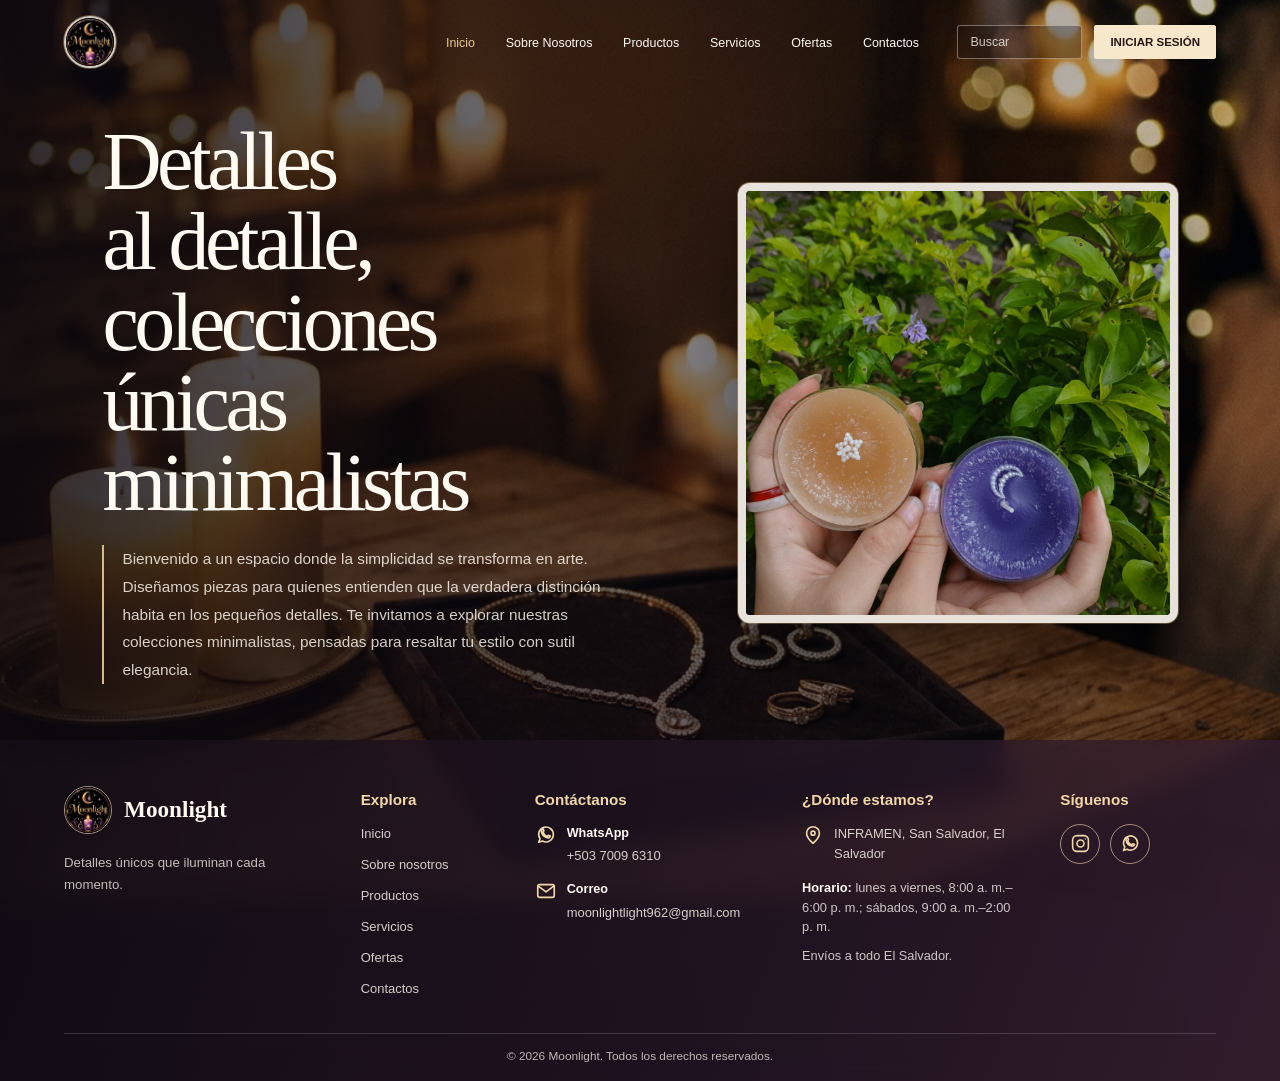
<file: proyecto_final/index.html>
<!DOCTYPE html>
<html lang="es">
<head>
    <meta charset="UTF-8">
    <meta name="viewport" content="width=device-width, initial-scale=1.0">
    <title>Joyeria Store</title>
    <link rel="stylesheet" href="css/style.css">
    <link rel="stylesheet" href="css/navegacion.css">
    <link rel="stylesheet" href="css/pie-pagina.css">
    <link rel="stylesheet" href="css/inicio-sesion.css">
    
</head>
<body>
    <header class="site-header">
        <nav class="site-nav" aria-label="Navegación principal">
            <a class="site-logo" href="index.html" aria-label="Moonlight, inicio">
                <img src="img/moonlight-logo.png" alt="Logo de Moonlight">
            </a>
            <ul class="site-links">
                <li><a href="index.html" aria-current="page">Inicio</a></li>
                <li><a href="Nosotros.html">Sobre Nosotros</a></li>
                <li><a href="productos.html">Productos</a></li>
                <li><a href="Servicio.html">Servicios</a></li>
                <li><a href="ofertas.html">Ofertas</a></li>
                <li><a href="Contactos.html">Contactos</a></li>
            </ul>
            <div class="site-actions">
                <input type="search" placeholder="Buscar" aria-label="Buscar">
                <button class="btn-login" type="button">Iniciar sesión</button>
            </div>
        </nav>
    </header>

    <section>
        <div class="Banner">
            <img src="img/vela_pro08.jpg" alt="Logo de Moonlight">

        <p class="eslogan">Detalles al detalle, colecciones únicas minimalistas</p>

        <div class="Bienvenida">
            <p class="parrafo-bienvenida">Bienvenido a un espacio donde la 
                simplicidad se transforma en arte. Diseñamos piezas para quienes
                entienden que la verdadera distinción habita en los pequeños 
                detalles. Te invitamos a explorar nuestras colecciones 
                minimalistas, pensadas para resaltar tu estilo con sutil 
                elegancia.</p>
        </div>
        </div>
    </section>

        <footer class="site-footer">
            <div class="site-footer-inner">
                <div class="site-footer-brand">
                    <a class="site-footer-logo" href="index.html">
                        <img src="img/moonlight-logo.png" alt="">
                        <span>Moonlight</span>
                    </a>
                    <p>Detalles únicos que iluminan cada momento.</p>
                </div>
                <nav class="site-footer-column" aria-label="Enlaces del sitio">
                    <h2>Explora</h2>
                    <ul class="site-footer-links">
                        <li><a href="index.html">Inicio</a></li>
                        <li><a href="Nosotros.html">Sobre nosotros</a></li>
                        <li><a href="productos.html">Productos</a></li>
                        <li><a href="Servicio.html">Servicios</a></li>
                        <li><a href="ofertas.html">Ofertas</a></li>
                        <li><a href="Contactos.html">Contactos</a></li>
                    </ul>
                </nav>
                <section class="site-footer-column" aria-label="Contacto directo">
                    <h2>Contáctanos</h2>
                    <a class="site-footer-contact" href="https://wa.me/50370096310" target="_blank" rel="noopener noreferrer" aria-label="Escribir por WhatsApp al +503 7009 6310">
                        <svg viewBox="0 0 24 24" aria-hidden="true"><path d="M20 11.5a8 8 0 0 1-11.9 7L4 20l1.5-4A8 8 0 1 1 20 11.5Z"/><path d="M9 8.5c.3 2.6 2 4.3 4.6 5l1-1.2 2 .8c-.2 1.3-1.1 2-2.4 2-3.8-.5-6.8-3.5-7.3-7.3 0-1.3.8-2.2 2-2.4l.8 2Z"/></svg>
                        <span><strong>WhatsApp</strong>+503 7009 6310</span>
                    </a>
                    <a class="site-footer-contact" href="https://mail.google.com/mail/?view=cm&amp;fs=1&amp;to=moonlightlight962@gmail.com" target="_blank" rel="noopener noreferrer" aria-label="Enviar correo a moonlightlight962@gmail.com">
                        <svg viewBox="0 0 24 24" aria-hidden="true"><rect x="3" y="5" width="18" height="14" rx="2"/><path d="m4 7 8 6 8-6"/></svg>
                        <span><strong>Correo</strong>moonlightlight962@<wbr>gmail.com</span>
                    </a>
                </section>
                <section class="site-footer-column site-footer-info" aria-label="Ubicación y horario">
                    <h2>¿Dónde estamos?</h2>
                    <a class="site-footer-contact" href="https://www.google.com/maps/search/?api=1&amp;query=INFRAMEN%2C%20San%20Salvador%2C%20El%20Salvador" target="_blank" rel="noopener noreferrer">
                        <svg viewBox="0 0 24 24" aria-hidden="true"><path d="M19 10c0 5-7 11-7 11S5 15 5 10a7 7 0 1 1 14 0Z"/><circle cx="12" cy="10" r="2.2"/></svg>
                        <span>INFRAMEN, San Salvador, El Salvador</span>
                    </a>
                    <p><strong>Horario:</strong> lunes a viernes, 8:00 a. m.–6:00 p. m.; sábados, 9:00 a. m.–2:00 p. m.</p>
                    <p>Envíos a todo El Salvador.</p>
                </section>
                <section class="site-footer-column" aria-label="Redes sociales">
                    <h2>Síguenos</h2>
                    <div class="site-footer-socials">
                        <a href="https://www.instagram.com/moonlightlight962/" target="_blank" rel="noopener noreferrer" aria-label="Moonlight en Instagram">
                            <svg viewBox="0 0 24 24" aria-hidden="true"><rect x="3" y="3" width="18" height="18" rx="5"/><circle cx="12" cy="12" r="4"/><circle cx="17.5" cy="6.8" r=".8" fill="currentColor" stroke="none"/></svg>
                        </a>
                        <a href="https://wa.me/50370096310" target="_blank" rel="noopener noreferrer" aria-label="Moonlight en WhatsApp">
                            <svg viewBox="0 0 24 24" aria-hidden="true"><path d="M20 11.5a8 8 0 0 1-11.9 7L4 20l1.5-4A8 8 0 1 1 20 11.5Z"/><path d="M9 8.5c.3 2.6 2 4.3 4.6 5l1-1.2 2 .8c-.2 1.3-1.1 2-2.4 2-3.8-.5-6.8-3.5-7.3-7.3 0-1.3.8-2.2 2-2.4l.8 2Z"/></svg>
                        </a>
                    </div>
                </section>
            </div>
            <div class="site-footer-bottom">
                <p>© 2026 Moonlight. Todos los derechos reservados.</p>
            </div>
        </footer>
        <dialog class="login-dialog" id="login-dialog" aria-labelledby="login-titulo">
            <div class="login-dialog-contenido">
                <button class="login-cerrar" type="button" aria-label="Cerrar formulario">×</button>
                <h2 id="login-titulo">Iniciar sesión</h2>
                <p class="login-descripcion">Completa tus datos para continuar. Este formulario es una demostración y no guarda tu información.</p>
                <form class="login-formulario" id="login-form">
                    <label for="login-correo">Correo electrónico</label>
                    <input id="login-correo" name="correo" type="email" autocomplete="email" required>
                    <label for="login-contrasena">Contraseña</label>
                    <input id="login-contrasena" name="contrasena" type="password" autocomplete="current-password" required>
                    <button type="submit">Entrar</button>
                </form>
            </div>
        </dialog>
        <script src="js/nosotros.js"></script>
        <script src="js/inicio-sesion.js"></script>
</body>
</html>
</file>
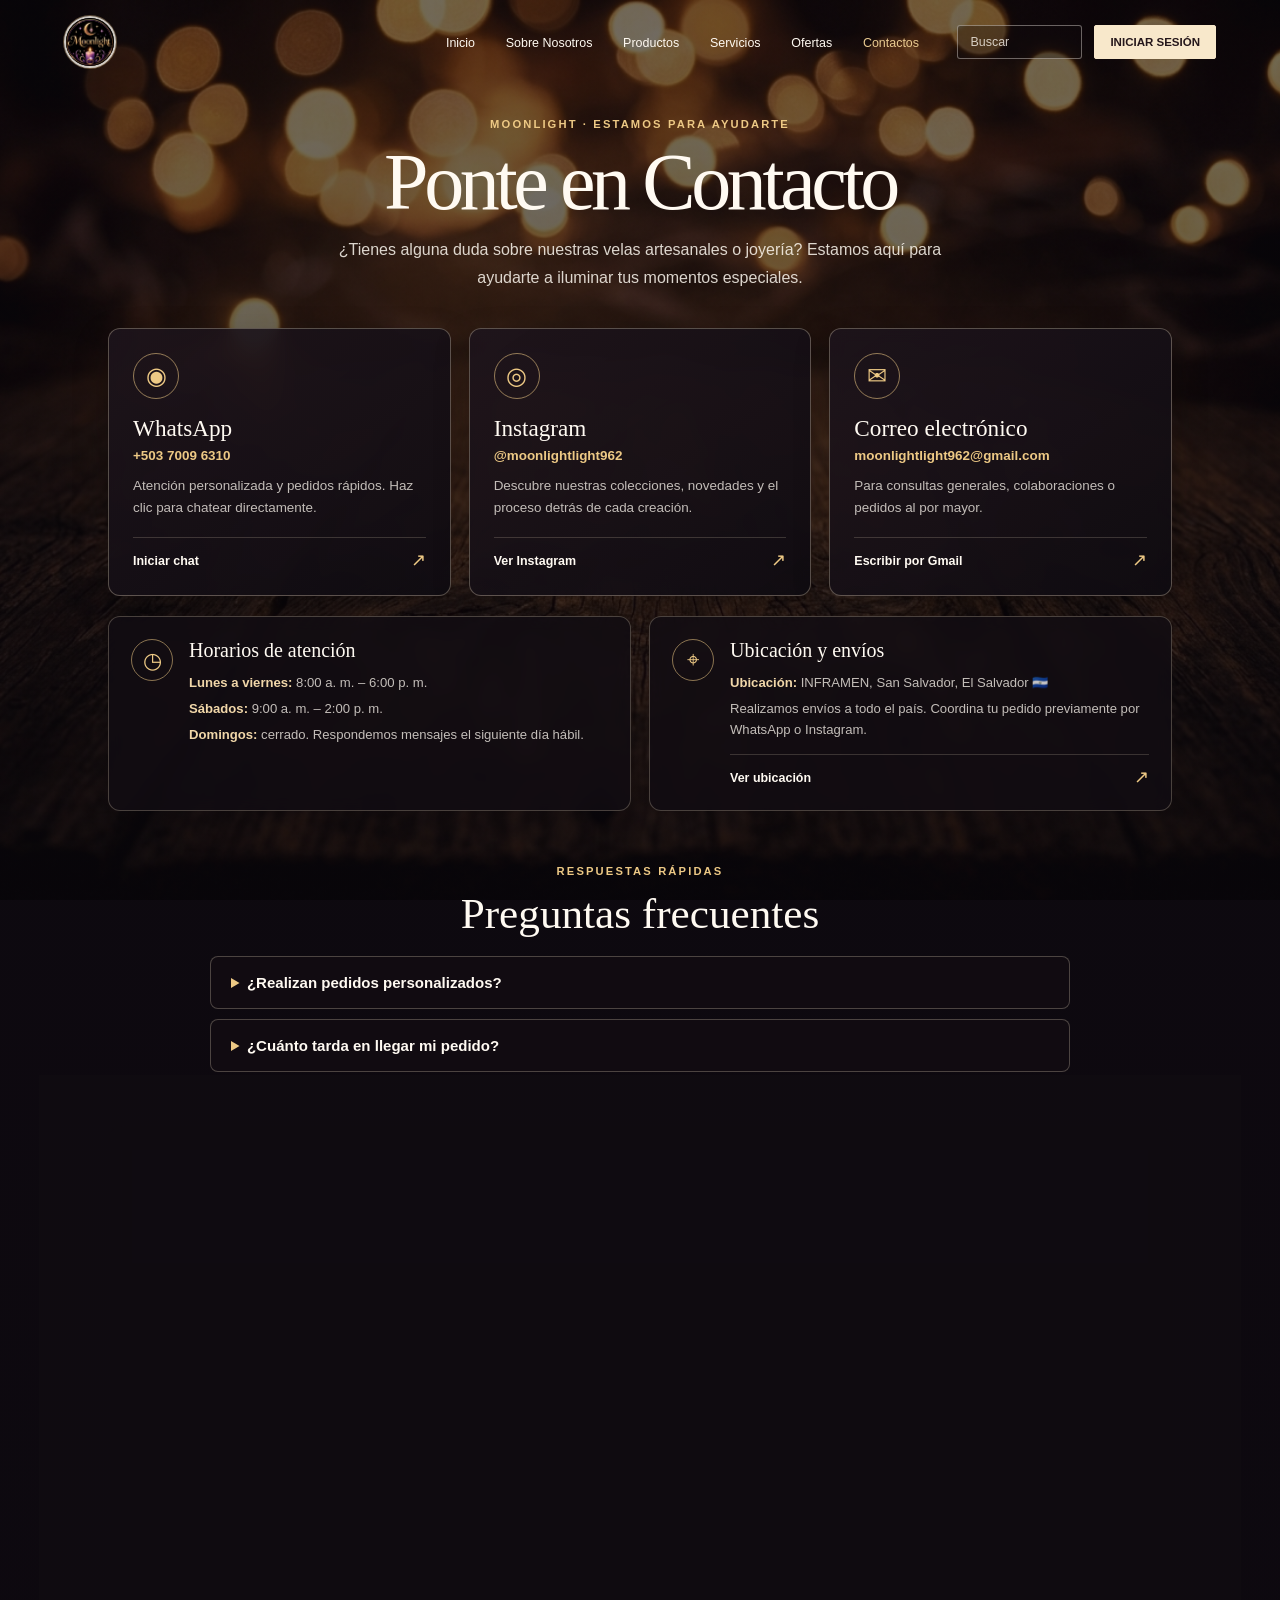
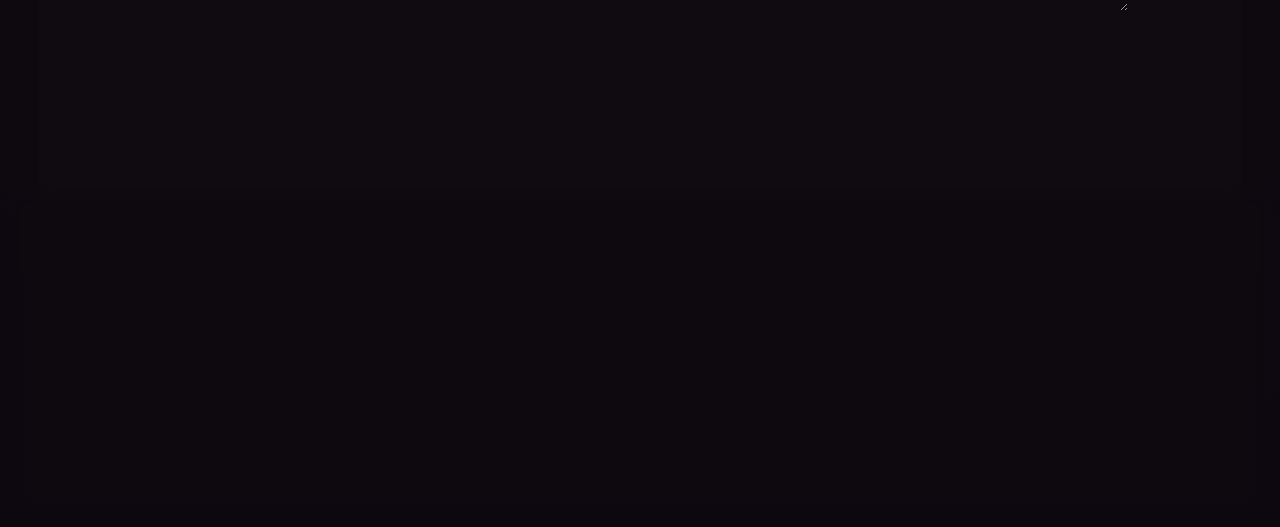
<file: proyecto_final/Contactos.html>
<!DOCTYPE html>
<html lang="es">
<head>
    <meta charset="UTF-8">
    <meta name="viewport" content="width=device-width, initial-scale=1.0">
    <meta name="description" content="Ponte en contacto con Moonlight para consultas sobre joyería y velas artesanales.">
    <title>Contacto | Moonlight</title>
    <link rel="stylesheet" href="css/contactos.css">
    <link rel="stylesheet" href="css/navegacion.css">
    <link rel="stylesheet" href="css/pie-pagina.css">
    <link rel="stylesheet" href="css/inicio-sesion.css">
</head>
<body class="contactos-page">
    <header class="site-header">
        <nav class="site-nav" aria-label="Navegación principal">
            <a class="site-logo" href="index.html" aria-label="Moonlight, inicio">
                <img src="img/moonlight-logo.png" alt="Logo de Moonlight">
            </a>
            <ul class="site-links">
                <li><a href="index.html">Inicio</a></li>
                <li><a href="Nosotros.html">Sobre Nosotros</a></li>
                <li><a href="productos.html">Productos</a></li>
                <li><a href="Servicio.html">Servicios</a></li>
                <li><a href="ofertas.html">Ofertas</a></li>
                <li><a href="Contactos.html" aria-current="page">Contactos</a></li>
            </ul>
            <div class="site-actions">
                <input type="search" placeholder="Buscar" aria-label="Buscar">
                <button class="btn-login" type="button">Iniciar sesión</button>
            </div>
        </nav>
    </header>

    <main>
        <section class="contacto-hero" aria-labelledby="contacto-titulo">
            <p class="contacto-etiqueta">MOONLIGHT · ESTAMOS PARA AYUDARTE</p>
            <h1 id="contacto-titulo">Ponte en Contacto</h1>
            <p>¿Tienes alguna duda sobre nuestras velas artesanales o joyería? Estamos aquí para ayudarte a iluminar tus momentos especiales.</p>
        </section>

        <section class="contacto-canales" aria-label="Canales directos de contacto">
            <a class="contacto-card" href="https://wa.me/50370096310" target="_blank" rel="noopener noreferrer">
                <span class="contacto-icono" aria-hidden="true">◉</span>
                <h2>WhatsApp</h2>
                <span class="contacto-dato">+503 7009 6310</span>
                <p>Atención personalizada y pedidos rápidos. Haz clic para chatear directamente.</p>
                <span class="contacto-enlace">Iniciar chat <span aria-hidden="true">↗</span></span>
            </a>

            <a class="contacto-card" href="https://www.instagram.com/moonlightlight962?utm_source=qr&amp;dlrf=aWlqdWE5bnkxcWx4" target="_blank" rel="noopener noreferrer">
                <span class="contacto-icono" aria-hidden="true">◎</span>
                <h2>Instagram</h2>
                <span class="contacto-dato">@moonlightlight962</span>
                <p>Descubre nuestras colecciones, novedades y el proceso detrás de cada creación.</p>
                <span class="contacto-enlace">Ver Instagram <span aria-hidden="true">↗</span></span>
            </a>

            <a class="contacto-card" href="https://mail.google.com/mail/?view=cm&amp;fs=1&amp;to=moonlightlight962@gmail.com" target="_blank" rel="noopener noreferrer">
                <span class="contacto-icono" aria-hidden="true">✉</span>
                <h2>Correo electrónico</h2>
                <span class="contacto-dato">moonlightlight962@gmail.com</span>
                <p>Para consultas generales, colaboraciones o pedidos al por mayor.</p>
                <span class="contacto-enlace">Escribir por Gmail <span aria-hidden="true">↗</span></span>
            </a>
        </section>

        <section class="contacto-info" aria-label="Información de atención y envíos">
            <article class="info-panel">
                <span class="info-icono" aria-hidden="true">◷</span>
                <div>
                    <h2>Horarios de atención</h2>
                    <p><strong>Lunes a viernes:</strong> 8:00 a. m. – 6:00 p. m.</p>
                    <p><strong>Sábados:</strong> 9:00 a. m. – 2:00 p. m.</p>
                    <p><strong>Domingos:</strong> cerrado. Respondemos mensajes el siguiente día hábil.</p>
                </div>
            </article>
            <article class="info-panel ubicacion-panel">
                <span class="info-icono" aria-hidden="true">⌖</span>
                <div>
                    <h2>Ubicación y envíos</h2>
                    <p><strong>Ubicación:</strong> INFRAMEN, San Salvador, El Salvador 🇸🇻</p>
                    <p>Realizamos envíos a todo el país. Coordina tu pedido previamente por WhatsApp o Instagram.</p>
                    <button class="contacto-enlace ubicacion-abrir" id="abrir-mapa-inframen" type="button">
                        Ver ubicación <span aria-hidden="true">↗</span>
                    </button>
                    <dialog class="ubicacion-dialog" id="dialogo-mapa-inframen" aria-label="Mapa de ubicación del INFRAMEN">
                        <div class="ubicacion-dialog-mapa">
                            <iframe
                                src="https://maps.google.com/maps?q=INFRAMEN%2C%20San%20Salvador%2C%20El%20Salvador&amp;z=15&amp;output=embed"
                                title="Mapa de ubicación del INFRAMEN en San Salvador"
                                loading="lazy"
                                referrerpolicy="no-referrer-when-downgrade"
                                allowfullscreen>
                            </iframe>
                            <form method="dialog">
                                <button class="ubicacion-cerrar" aria-label="Cerrar mapa">×</button>
                            </form>
                        </div>
                    </dialog>
                </div>
            </article>
        </section>

        <section class="contacto-faq" aria-labelledby="faq-titulo">
            <div class="seccion-titulo">
                <p class="contacto-etiqueta">RESPUESTAS RÁPIDAS</p>
                <h2 id="faq-titulo">Preguntas frecuentes</h2>
            </div>
            <div class="faq-lista">
                <details>
                    <summary>¿Realizan pedidos personalizados?</summary>
                    <p>¡Sí! Podemos personalizar velas y detalles de joyería para eventos especiales. Escríbenos por WhatsApp con anticipación para coordinar tu pedido.</p>
                </details>
                <details>
                    <summary>¿Cuánto tarda en llegar mi pedido?</summary>
                    <p>Los envíos locales toman de 24 a 48 horas hábiles después de confirmar tu compra. Para otros destinos, coordinaremos contigo el tiempo estimado.</p>
                </details>
            </div>
        </section>

        <section class="contacto-formulario" aria-labelledby="formulario-titulo">
            <div class="formulario-intro">
                <p class="contacto-etiqueta">CUÉNTANOS CÓMO PODEMOS AYUDARTE</p>
                <h2 id="formulario-titulo">Envíanos un mensaje</h2>
                <p>Completa tus datos para dejarnos tu consulta.</p>
            </div>
            <form id="formulario-contacto">
                <label for="nombre">Nombre completo</label>
                <input id="nombre" name="Nombre" autocomplete="name" required>

                <label for="correo">Correo electrónico</label>
                <input id="correo" type="email" name="email" autocomplete="email" required>

                <label for="telefono">Teléfono (opcional)</label>
                <input id="telefono" type="tel" name="Teléfono" autocomplete="tel">

                <label for="asunto">Asunto</label>
                <select id="asunto" name="Asunto" required>
                    <option value="" selected disabled>Selecciona el motivo de tu mensaje</option>
                    <option>Consulta general</option>
                    <option>Pedido personalizado</option>
                    <option>Colaboración</option>
                </select>

                <label for="mensaje">Mensaje</label>
                <textarea id="mensaje" name="Mensaje" rows="5" required></textarea>

                <button type="submit">Enviar mensaje</button>
            </form>
            <div class="contacto-confirmacion" id="confirmacion-contacto" role="status" aria-live="polite" hidden>
                <span class="confirmacion-icono" aria-hidden="true">✓</span>
                <h3 tabindex="-1">¡Formulario completado!</h3>
                <p>Gracias por completar el formulario. Por ahora, esta página solo muestra una confirmación y no envía el mensaje.</p>
                <button type="button" id="enviar-otro-mensaje">Enviar otro mensaje</button>
            </div>
        </section>
    </main>

    <footer class="site-footer">
        <div class="site-footer-inner">
            <div class="site-footer-brand">
                <a class="site-footer-logo" href="index.html">
                    <img src="img/moonlight-logo.png" alt="">
                    <span>Moonlight</span>
                </a>
                <p>Detalles únicos que iluminan cada momento.</p>
            </div>
            <nav class="site-footer-column" aria-label="Enlaces del sitio">
                <h2>Explora</h2>
                <ul class="site-footer-links">
                    <li><a href="index.html">Inicio</a></li>
                    <li><a href="Nosotros.html">Sobre nosotros</a></li>
                    <li><a href="productos.html">Productos</a></li>
                    <li><a href="Servicio.html">Servicios</a></li>
                    <li><a href="ofertas.html">Ofertas</a></li>
                    <li><a href="Contactos.html">Contactos</a></li>
                </ul>
            </nav>
            <section class="site-footer-column" aria-label="Contacto directo">
                <h2>Contáctanos</h2>
                <a class="site-footer-contact" href="https://wa.me/50370096310" target="_blank" rel="noopener noreferrer" aria-label="Escribir por WhatsApp al +503 7009 6310">
                    <svg viewBox="0 0 24 24" aria-hidden="true"><path d="M20 11.5a8 8 0 0 1-11.9 7L4 20l1.5-4A8 8 0 1 1 20 11.5Z"/><path d="M9 8.5c.3 2.6 2 4.3 4.6 5l1-1.2 2 .8c-.2 1.3-1.1 2-2.4 2-3.8-.5-6.8-3.5-7.3-7.3 0-1.3.8-2.2 2-2.4l.8 2Z"/></svg>
                    <span><strong>WhatsApp</strong>+503 7009 6310</span>
                </a>
                <a class="site-footer-contact" href="https://mail.google.com/mail/?view=cm&amp;fs=1&amp;to=moonlightlight962@gmail.com" target="_blank" rel="noopener noreferrer" aria-label="Enviar correo a moonlightlight962@gmail.com">
                    <svg viewBox="0 0 24 24" aria-hidden="true"><rect x="3" y="5" width="18" height="14" rx="2"/><path d="m4 7 8 6 8-6"/></svg>
                    <span><strong>Correo</strong>moonlightlight962@<wbr>gmail.com</span>
                </a>
            </section>
            <section class="site-footer-column site-footer-info" aria-label="Ubicación y horario">
                <h2>¿Dónde estamos?</h2>
                <a class="site-footer-contact" href="https://www.google.com/maps/search/?api=1&amp;query=INFRAMEN%2C%20San%20Salvador%2C%20El%20Salvador" target="_blank" rel="noopener noreferrer">
                    <svg viewBox="0 0 24 24" aria-hidden="true"><path d="M19 10c0 5-7 11-7 11S5 15 5 10a7 7 0 1 1 14 0Z"/><circle cx="12" cy="10" r="2.2"/></svg>
                    <span>INFRAMEN, San Salvador, El Salvador</span>
                </a>
                <p><strong>Horario:</strong> lunes a viernes, 8:00 a. m.–6:00 p. m.; sábados, 9:00 a. m.–2:00 p. m.</p>
                <p>Envíos a todo El Salvador.</p>
            </section>
            <section class="site-footer-column" aria-label="Redes sociales">
                <h2>Síguenos</h2>
                <div class="site-footer-socials">
                    <a href="https://www.instagram.com/moonlightlight962/" target="_blank" rel="noopener noreferrer" aria-label="Moonlight en Instagram"><svg viewBox="0 0 24 24" aria-hidden="true"><rect x="3" y="3" width="18" height="18" rx="5"/><circle cx="12" cy="12" r="4"/><circle cx="17.5" cy="6.8" r=".8" fill="currentColor" stroke="none"/></svg></a>
                    <a href="https://wa.me/50370096310" target="_blank" rel="noopener noreferrer" aria-label="Moonlight en WhatsApp"><svg viewBox="0 0 24 24" aria-hidden="true"><path d="M20 11.5a8 8 0 0 1-11.9 7L4 20l1.5-4A8 8 0 1 1 20 11.5Z"/><path d="M9 8.5c.3 2.6 2 4.3 4.6 5l1-1.2 2 .8c-.2 1.3-1.1 2-2.4 2-3.8-.5-6.8-3.5-7.3-7.3 0-1.3.8-2.2 2-2.4l.8 2Z"/></svg></a>
                </div>
            </section>
        </div>
        <div class="site-footer-bottom"><p>© 2026 Moonlight. Todos los derechos reservados.</p></div>
    </footer>
    <dialog class="login-dialog" id="login-dialog" aria-labelledby="login-titulo">
        <div class="login-dialog-contenido">
            <button class="login-cerrar" type="button" aria-label="Cerrar formulario">×</button>
            <h2 id="login-titulo">Iniciar sesión</h2>
            <p class="login-descripcion">Completa tus datos para continuar. Este formulario es una demostración y no guarda tu información.</p>
            <form class="login-formulario" id="login-form">
                <label for="login-correo">Correo electrónico</label>
                <input id="login-correo" name="correo" type="email" autocomplete="email" required>
                <label for="login-contrasena">Contraseña</label>
                <input id="login-contrasena" name="contrasena" type="password" autocomplete="current-password" required>
                <button type="submit">Entrar</button>
            </form>
        </div>
    </dialog>
    <script src="js/contactos.js" defer></script>
    <script src="js/inicio-sesion.js" defer></script>
</body>
</html>
</file>
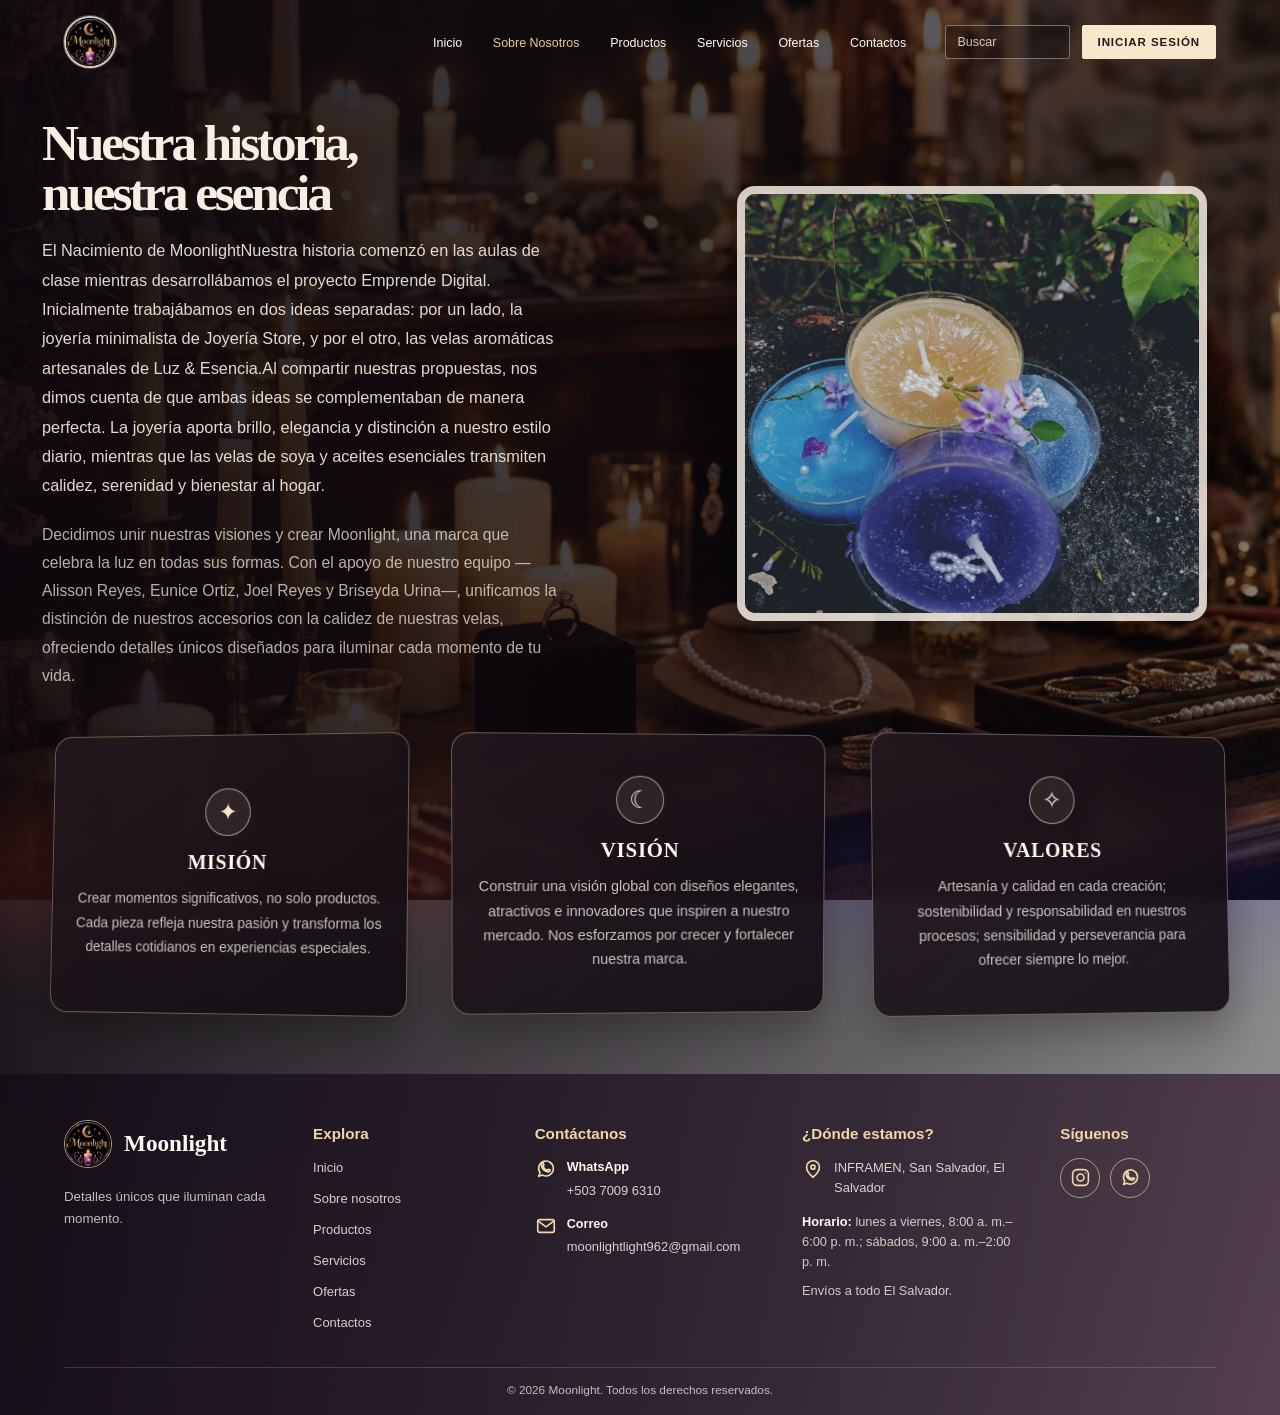
<file: proyecto_final/Nosotros.html>
<!DOCTYPE html>
<html lang="es">
<head>
    <meta charset="UTF-8">
    <meta name="viewport" content="width=device-width, initial-scale=1.0">
    <title>Sobre Nosotros</title>
    <link rel="stylesheet" href="css/nosotross.css">
    <link rel="stylesheet" href="css/nosotros_2.css">
    <link rel="stylesheet" href="css/navegacion.css">
    <link rel="stylesheet" href="css/pie-pagina.css">
    <link rel="stylesheet" href="css/inicio-sesion.css">
</head>
<body class="nosotros-page">
    <header class="site-header">
        <nav class="site-nav" aria-label="Navegación principal">
            <a class="site-logo" href="index.html" aria-label="Moonlight, inicio">
                <img src="img/moonlight-logo.png" alt="Logo de Moonlight">
            </a>
            <ul class="site-links">
                <li><a href="index.html">Inicio</a></li>
                <li><a href="Nosotros.html" aria-current="page">Sobre Nosotros</a></li>
                <li><a href="productos.html">Productos</a></li>
                <li><a href="Servicio.html">Servicios</a></li>
                <li><a href="ofertas.html">Ofertas</a></li>
                <li><a href="Contactos.html">Contactos</a></li>
            </ul>
            <div class="site-actions">
                <input type="search" placeholder="Buscar" aria-label="Buscar">
                <button class="btn-login" type="button">Iniciar sesión</button>
            </div>
        </nav>
    </header>

    <main class="nosotros-main">
        <section class="seccion-nosotros">
            <div class="nosotros-contenedor">
                <div class="nosotros-texto">
                    <h1>Nuestra historia,<br>nuestra esencia</h1>

                    <p class="parrafo-destacado">
                        El Nacimiento de Moonlight
​Nuestra historia comenzó en las aulas de clase mientras desarrollábamos el proyecto Emprende Digital. Inicialmente trabajábamos en dos ideas separadas: por un lado, la joyería minimalista de Joyería Store, y por el otro, las velas aromáticas artesanales de Luz & Esencia.
​Al compartir nuestras propuestas, nos dimos cuenta de que ambas ideas se complementaban de manera perfecta. La joyería aporta brillo, elegancia y distinción a nuestro estilo diario, mientras que las velas de soya y aceites esenciales transmiten calidez, serenidad y bienestar al hogar.

                    </p>

                    <p>
                        Decidimos unir nuestras visiones y crear Moonlight, una marca que celebra la luz en todas sus formas. Con el apoyo de nuestro equipo —Alisson Reyes, Eunice Ortiz, Joel Reyes y Briseyda Urina—, unificamos la distinción de nuestros accesorios con la calidez de nuestras velas, ofreciendo detalles únicos diseñados para iluminar cada momento de tu vida.
                    </p>

                </div>

                <div class="nosotros-imagen">
                    <img src="img/vela_pro09.jpg" alt="Joyería y velas artesanales">
                </div>
            </div>
        </section>

        <section class="valores" aria-label="Valores de la marca">
            <article class="valor-card">
                <div class="icono">✦</div>
                <h3>MISIÓN</h3>
                <p>Crear momentos significativos, no solo productos. Cada pieza refleja nuestra pasión y transforma los detalles cotidianos en experiencias especiales.</p>
            </article>

            <article class="valor-card">
                <div class="icono">☾</div>
                <h3>VISIÓN</h3>
                <p>Construir una visión global con diseños elegantes, atractivos e innovadores que inspiren a nuestro mercado. Nos esforzamos por crecer y fortalecer nuestra marca.</p>
            </article>

            <article class="valor-card">
                <div class="icono">✧</div>
                <h3>VALORES</h3>
                <p>Artesanía y calidad en cada creación; sostenibilidad y responsabilidad en nuestros procesos; sensibilidad y perseverancia para ofrecer siempre lo mejor.</p>
            </article>
        </section>
    </main>
    <footer class="site-footer">
        <div class="site-footer-inner">
            <div class="site-footer-brand">
                <a class="site-footer-logo" href="index.html">
                    <img src="img/moonlight-logo.png" alt="">
                    <span>Moonlight</span>
                </a>
                <p>Detalles únicos que iluminan cada momento.</p>
            </div>
            <nav class="site-footer-column" aria-label="Enlaces del sitio">
                <h2>Explora</h2>
                <ul class="site-footer-links">
                    <li><a href="index.html">Inicio</a></li>
                    <li><a href="Nosotros.html">Sobre nosotros</a></li>
                    <li><a href="productos.html">Productos</a></li>
                    <li><a href="Servicio.html">Servicios</a></li>
                    <li><a href="ofertas.html">Ofertas</a></li>
                    <li><a href="Contactos.html">Contactos</a></li>
                </ul>
            </nav>
            <section class="site-footer-column" aria-label="Contacto directo">
                <h2>Contáctanos</h2>
                <a class="site-footer-contact" href="https://wa.me/50370096310" target="_blank" rel="noopener noreferrer" aria-label="Escribir por WhatsApp al +503 7009 6310">
                    <svg viewBox="0 0 24 24" aria-hidden="true"><path d="M20 11.5a8 8 0 0 1-11.9 7L4 20l1.5-4A8 8 0 1 1 20 11.5Z"/><path d="M9 8.5c.3 2.6 2 4.3 4.6 5l1-1.2 2 .8c-.2 1.3-1.1 2-2.4 2-3.8-.5-6.8-3.5-7.3-7.3 0-1.3.8-2.2 2-2.4l.8 2Z"/></svg>
                    <span><strong>WhatsApp</strong>+503 7009 6310</span>
                </a>
                <a class="site-footer-contact" href="https://mail.google.com/mail/?view=cm&amp;fs=1&amp;to=moonlightlight962@gmail.com" target="_blank" rel="noopener noreferrer" aria-label="Enviar correo a moonlightlight962@gmail.com">
                    <svg viewBox="0 0 24 24" aria-hidden="true"><rect x="3" y="5" width="18" height="14" rx="2"/><path d="m4 7 8 6 8-6"/></svg>
                    <span><strong>Correo</strong>moonlightlight962@<wbr>gmail.com</span>
                </a>
            </section>
            <section class="site-footer-column site-footer-info" aria-label="Ubicación y horario">
                <h2>¿Dónde estamos?</h2>
                <a class="site-footer-contact" href="https://www.google.com/maps/search/?api=1&amp;query=INFRAMEN%2C%20San%20Salvador%2C%20El%20Salvador" target="_blank" rel="noopener noreferrer">
                    <svg viewBox="0 0 24 24" aria-hidden="true"><path d="M19 10c0 5-7 11-7 11S5 15 5 10a7 7 0 1 1 14 0Z"/><circle cx="12" cy="10" r="2.2"/></svg>
                    <span>INFRAMEN, San Salvador, El Salvador</span>
                </a>
                <p><strong>Horario:</strong> lunes a viernes, 8:00 a. m.–6:00 p. m.; sábados, 9:00 a. m.–2:00 p. m.</p>
                <p>Envíos a todo El Salvador.</p>
            </section>
            <section class="site-footer-column" aria-label="Redes sociales">
                <h2>Síguenos</h2>
                <div class="site-footer-socials">
                    <a href="https://www.instagram.com/moonlightlight962/" target="_blank" rel="noopener noreferrer" aria-label="Moonlight en Instagram">
                        <svg viewBox="0 0 24 24" aria-hidden="true"><rect x="3" y="3" width="18" height="18" rx="5"/><circle cx="12" cy="12" r="4"/><circle cx="17.5" cy="6.8" r=".8" fill="currentColor" stroke="none"/></svg>
                    </a>
                    <a href="https://wa.me/50370096310" target="_blank" rel="noopener noreferrer" aria-label="Moonlight en WhatsApp">
                        <svg viewBox="0 0 24 24" aria-hidden="true"><path d="M20 11.5a8 8 0 0 1-11.9 7L4 20l1.5-4A8 8 0 1 1 20 11.5Z"/><path d="M9 8.5c.3 2.6 2 4.3 4.6 5l1-1.2 2 .8c-.2 1.3-1.1 2-2.4 2-3.8-.5-6.8-3.5-7.3-7.3 0-1.3.8-2.2 2-2.4l.8 2Z"/></svg>
                    </a>
                </div>
            </section>
        </div>
        <div class="site-footer-bottom">
            <p>© 2026 Moonlight. Todos los derechos reservados.</p>
        </div>
    </footer>
    <dialog class="login-dialog" id="login-dialog" aria-labelledby="login-titulo">
        <div class="login-dialog-contenido">
            <button class="login-cerrar" type="button" aria-label="Cerrar formulario">×</button>
            <h2 id="login-titulo">Iniciar sesión</h2>
            <p class="login-descripcion">Completa tus datos para continuar. Este formulario es una demostración y no guarda tu información.</p>
            <form class="login-formulario" id="login-form">
                <label for="login-correo">Correo electrónico</label>
                <input id="login-correo" name="correo" type="email" autocomplete="email" required>
                <label for="login-contrasena">Contraseña</label>
                <input id="login-contrasena" name="contrasena" type="password" autocomplete="current-password" required>
                <button type="submit">Entrar</button>
            </form>
        </div>
    </dialog>
    <script src="js/nosotros.js"></script>
    <script src="js/inicio-sesion.js"></script>
</body>
</html>
</file>
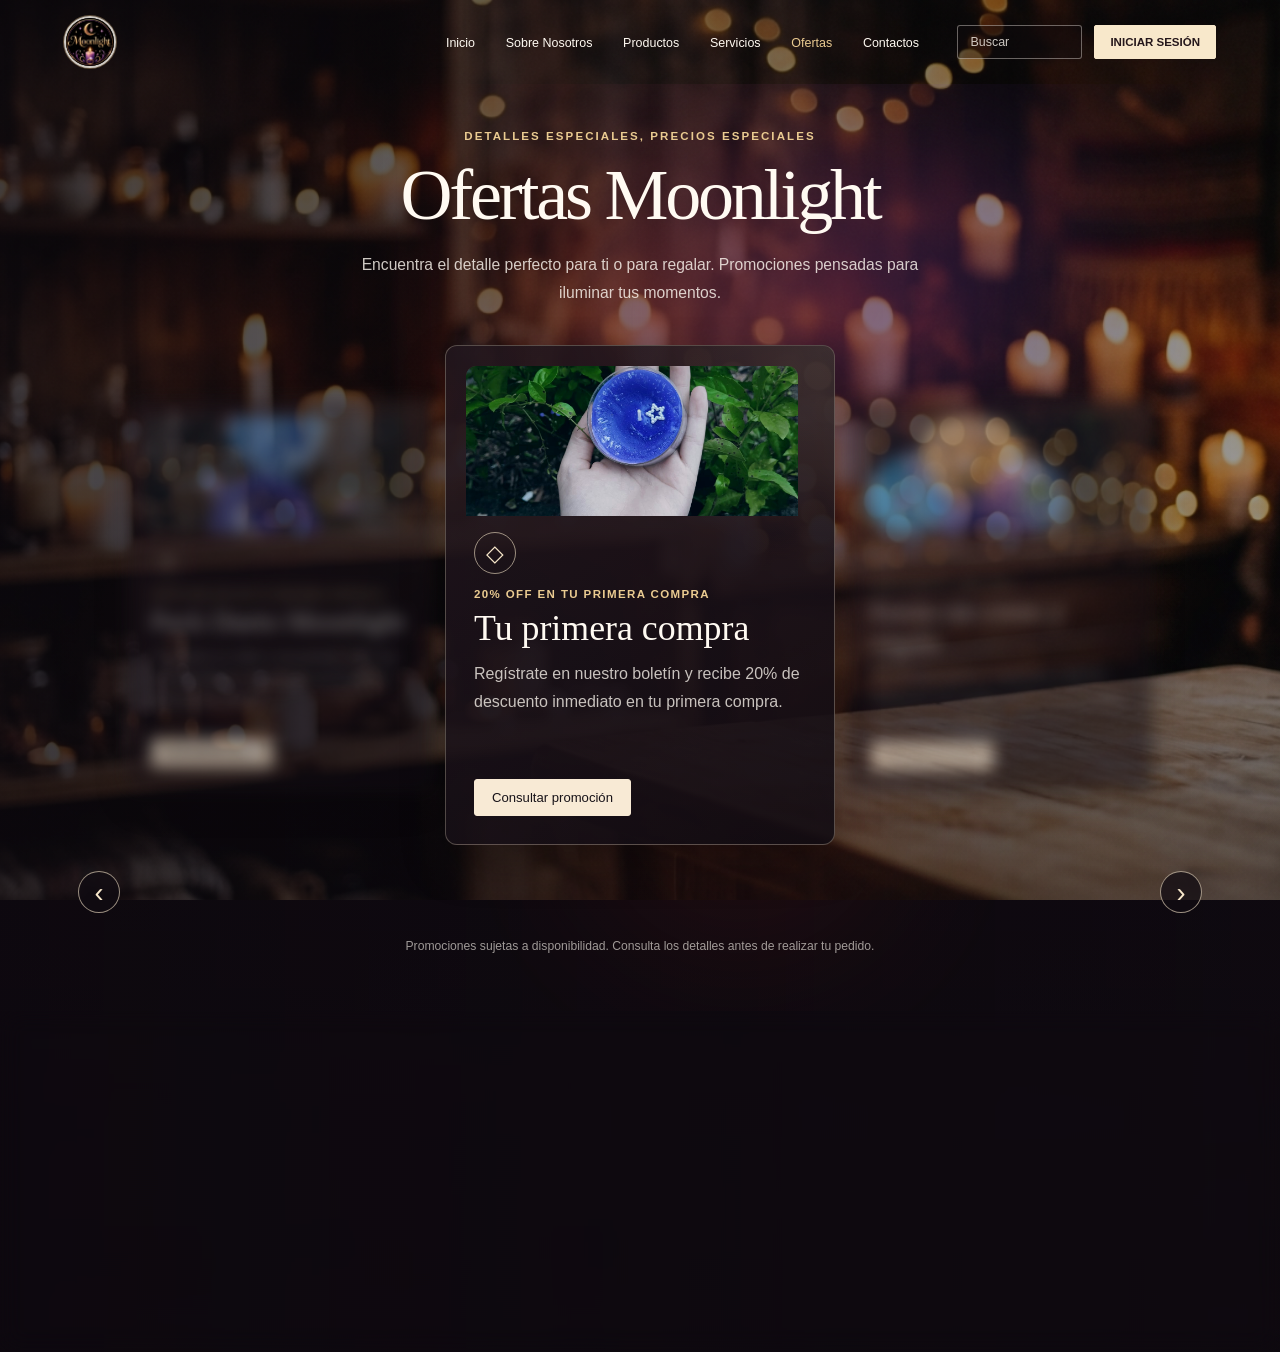
<file: proyecto_final/ofertas.html>
<!DOCTYPE html>
<html lang="es">
<head>
    <meta charset="UTF-8">
    <meta name="viewport" content="width=device-width, initial-scale=1.0">
    <meta name="description" content="Descubre las ofertas especiales de joyería y velas artesanales de Moonlight.">
    <title>Ofertas | Moonlight</title>
    <link rel="stylesheet" href="css/style.css">
    <link rel="stylesheet" href="css/ofert-css.css">
    <link rel="stylesheet" href="css/navegacion.css">
    <link rel="stylesheet" href="css/pie-pagina.css">
    <link rel="stylesheet" href="css/inicio-sesion.css">
</head>
<body class="ofertas-page">
    <header class="site-header">
        <nav class="site-nav" aria-label="Navegación principal">
            <a class="site-logo" href="index.html" aria-label="Moonlight, inicio">
                <img src="img/moonlight-logo.png" alt="Logo de Moonlight">
            </a>
            <ul class="site-links">
                <li><a href="index.html">Inicio</a></li>
                <li><a href="Nosotros.html">Sobre Nosotros</a></li>
                <li><a href="productos.html">Productos</a></li>
                <li><a href="Servicio.html">Servicios</a></li>
                <li><a href="ofertas.html" aria-current="page">Ofertas</a></li>
                <li><a href="Contactos.html">Contactos</a></li>
            </ul>
            <div class="site-actions">
                <input type="search" placeholder="Buscar" aria-label="Buscar">
                <button class="btn-login" type="button">Iniciar sesión</button>
            </div>
        </nav>
    </header>

    <main class="ofertas-main">
        <div class="ofertas-intro">
            <p class="ofertas-etiqueta">DETALLES ESPECIALES, PRECIOS ESPECIALES</p>
            <h2>Ofertas Moonlight</h2>
            <p>Encuentra el detalle perfecto para ti o para regalar. Promociones pensadas para iluminar tus momentos.</p>
        </div>

        <div class="ofertas-carousel" aria-label="Carrusel de promociones">
          <div class="ofertas-lista">
            <article class="oferta-card oferta-combo">
                <div class="oferta-visual" aria-hidden="true">
                    <img src="img/vela_04.jpg" alt="Conjunto de velas aromáticas en presentación de regalo">
                </div>
                <div class="oferta-icono" aria-hidden="true">✦</div>
                <p class="oferta-descuento">HASTA 50% OFF EN TU SEGUNDO ARTÍCULO</p>
                <h3>Pack Dueto Moonlight</h3>
                <p>Al comprar un collar o una pulsera, lleva una vela aromática o un segundo accesorio con 50% de descuento.</p>
                <button class="oferta-leer-mas" type="button" data-dialog="detalle-combo">Consultar promoción</button>
            </article>

            <article class="oferta-card oferta-joyeria">
                <div class="oferta-visual" aria-hidden="true">
                    <img src="img/vela_05.jpg" alt="Vela artesanal encendida">
                </div>
                <div class="oferta-icono" aria-hidden="true">◇</div>
                <p class="oferta-descuento">20% OFF EN TU PRIMERA COMPRA</p>
                <h3>Tu primera compra</h3>
                <p>Regístrate en nuestro boletín y recibe 20% de descuento inmediato en tu primera compra.</p>
                <button class="oferta-leer-mas" type="button" data-dialog="detalle-joyeria">Consultar promoción</button>
            </article>

            <article class="oferta-card oferta-vela">
                <div class="oferta-visual" aria-hidden="true">
                    <img src="img/vela_pro09.jpg" alt="Vela Moonlight encendida con lavanda">
                </div>
                <div class="oferta-icono" aria-hidden="true">☾</div>
                <p class="oferta-descuento">ENVÍO GRATIS + MINI VELA</p>
                <h3>Envío sin costo y regalo</h3>
                <p>En compras iguales o superiores a $25.00, disfruta de envío gratis y recibe una mini vela decorativa de obsequio.</p>
                <button class="oferta-leer-mas" type="button" data-dialog="detalle-vela">Consultar promoción</button>
            </article>
          </div>
          <div class="ofertas-controles" aria-label="Controles del carrusel">
              <button type="button" id="oferta-prev" aria-label="Oferta anterior">‹</button>
              <button type="button" id="oferta-next" aria-label="Oferta siguiente">›</button>
          </div>
        </div>

        <dialog class="oferta-dialog" id="detalle-combo" aria-labelledby="titulo-combo">
            <div class="oferta-dialog-visual">
                <img src="img/vela_04.jpg" alt="Conjunto de velas aromáticas en presentación de regalo" class="oferta-dialog-imagen">
            </div>
            <div class="oferta-dialog-contenido">
                <form method="dialog">
                    <button class="oferta-dialog-cerrar" aria-label="Cerrar detalles">×</button>
                </form>
                <p class="oferta-descuento">PACK ESPECIAL MOONLIGHT</p>
                <h3 id="titulo-combo">Pack Dueto Moonlight</h3>
                <p class="oferta-dialog-subtitulo">Elegancia y aroma en una sola compra</p>
                <p>Disfruta de una combinación perfecta de elegancia y aroma. Al comprar un collar o una pulsera de nuestra colección, puedes llevarte una vela aromática o un segundo accesorio con 50% de descuento.</p>
                <p>Es el detalle ideal para regalar o consentirte con algo especial. Elige entre los productos participantes y consulta su disponibilidad.</p>
                <p class="oferta-dialog-descuento">50<small>% de descuento en el artículo adicional</small></p>
            </div>
        </dialog>

        <dialog class="oferta-dialog" id="detalle-joyeria" aria-labelledby="titulo-joyeria">
            <div class="oferta-dialog-visual">
                <img src="img/vela_05.jpg" alt="Vela artesanal encendida" class="oferta-dialog-imagen">
            </div>
            <div class="oferta-dialog-contenido">
                <form method="dialog">
                    <button class="oferta-dialog-cerrar" aria-label="Cerrar detalles">×</button>
                </form>
                <p class="oferta-descuento">BENEFICIO PARA NUEVOS CLIENTES</p>
                <h3 id="titulo-joyeria">Descuento del 20% OFF</h3>
                <p class="oferta-dialog-subtitulo">Tu primera compra merece algo especial</p>
                <p>Regístrate en nuestro boletín de noticias y recibe un 20% de descuento inmediato en tu primera compra.</p>
                <p>Descubre nuestras velas aromáticas, joyas y diseños exclusivos mientras disfrutas de una experiencia de compra única con Moonlight.</p>
                <p class="oferta-dialog-descuento">20<small>% de descuento en tu primera compra</small></p>
            </div>
        </dialog>

        <dialog class="oferta-dialog" id="detalle-vela" aria-labelledby="titulo-vela">
            <div class="oferta-dialog-visual">
                <img src="img/vela_pro09.jpg" alt="Vela Moonlight encendida con lavanda" class="oferta-dialog-imagen">
            </div>
            <div class="oferta-dialog-contenido">
                <form method="dialog">
                    <button class="oferta-dialog-cerrar" aria-label="Cerrar detalles">×</button>
                </form>
                <p class="oferta-descuento">UN REGALO EN TU PEDIDO</p>
                <h3 id="titulo-vela">Envío sin costo + regalo</h3>
                <p class="oferta-dialog-subtitulo">Un detalle extra para agradecer tu preferencia</p>
                <p>En compras iguales o superiores a $25.00, disfruta de envío gratis y recibe una mini vela decorativa de obsequio.</p>
                <p>Queremos sorprenderte con cada pedido y hacer que tu compra sea todavía más memorable. La promoción está sujeta a disponibilidad.</p>
                <p class="oferta-dialog-descuento">$25.00<small>compra mínima para recibir el beneficio</small></p>
            </div>
        </dialog>

        <p class="ofertas-nota">Promociones sujetas a disponibilidad. Consulta los detalles antes de realizar tu pedido.</p>
    </main>

    <footer class="site-footer">
        <div class="site-footer-inner">
            <div class="site-footer-brand">
                <a class="site-footer-logo" href="index.html"><img src="img/moonlight-logo.png" alt=""><span>Moonlight</span></a>
                <p>Detalles únicos que iluminan cada momento.</p>
            </div>
            <nav class="site-footer-column" aria-label="Enlaces del sitio">
                <h2>Explora</h2>
                <ul class="site-footer-links">
                    <li><a href="index.html">Inicio</a></li>
                    <li><a href="Nosotros.html">Sobre nosotros</a></li>
                    <li><a href="productos.html">Productos</a></li>
                    <li><a href="Servicio.html">Servicios</a></li>
                    <li><a href="ofertas.html">Ofertas</a></li>
                    <li><a href="Contactos.html">Contactos</a></li>
                </ul>
            </nav>
            <section class="site-footer-column" aria-label="Contacto directo">
                <h2>Contáctanos</h2>
                <a class="site-footer-contact" href="https://wa.me/50370096310" target="_blank" rel="noopener noreferrer" aria-label="Escribir por WhatsApp al +503 7009 6310">
                    <svg viewBox="0 0 24 24" aria-hidden="true"><path d="M20 11.5a8 8 0 0 1-11.9 7L4 20l1.5-4A8 8 0 1 1 20 11.5Z"/><path d="M9 8.5c.3 2.6 2 4.3 4.6 5l1-1.2 2 .8c-.2 1.3-1.1 2-2.4 2-3.8-.5-6.8-3.5-7.3-7.3 0-1.3.8-2.2 2-2.4l.8 2Z"/></svg>
                    <span><strong>WhatsApp</strong>+503 7009 6310</span>
                </a>
                <a class="site-footer-contact" href="https://mail.google.com/mail/?view=cm&amp;fs=1&amp;to=moonlightlight962@gmail.com" target="_blank" rel="noopener noreferrer" aria-label="Enviar correo a moonlightlight962@gmail.com">
                    <svg viewBox="0 0 24 24" aria-hidden="true"><rect x="3" y="5" width="18" height="14" rx="2"/><path d="m4 7 8 6 8-6"/></svg>
                    <span><strong>Correo</strong>moonlightlight962@<wbr>gmail.com</span>
                </a>
            </section>
            <section class="site-footer-column site-footer-info" aria-label="Ubicación y horario">
                <h2>¿Dónde estamos?</h2>
                <a class="site-footer-contact" href="https://www.google.com/maps/search/?api=1&amp;query=INFRAMEN%2C%20San%20Salvador%2C%20El%20Salvador" target="_blank" rel="noopener noreferrer">
                    <svg viewBox="0 0 24 24" aria-hidden="true"><path d="M19 10c0 5-7 11-7 11S5 15 5 10a7 7 0 1 1 14 0Z"/><circle cx="12" cy="10" r="2.2"/></svg>
                    <span>INFRAMEN, San Salvador, El Salvador</span>
                </a>
                <p><strong>Horario:</strong> lunes a viernes, 8:00 a. m.–6:00 p. m.; sábados, 9:00 a. m.–2:00 p. m.</p>
                <p>Envíos a todo El Salvador.</p>
            </section>
            <section class="site-footer-column" aria-label="Redes sociales">
                <h2>Síguenos</h2>
                <div class="site-footer-socials">
                    <a href="https://www.instagram.com/moonlightlight962/" target="_blank" rel="noopener noreferrer" aria-label="Moonlight en Instagram"><svg viewBox="0 0 24 24" aria-hidden="true"><rect x="3" y="3" width="18" height="18" rx="5"/><circle cx="12" cy="12" r="4"/><circle cx="17.5" cy="6.8" r=".8" fill="currentColor" stroke="none"/></svg></a>
                    <a href="https://wa.me/50370096310" target="_blank" rel="noopener noreferrer" aria-label="Moonlight en WhatsApp"><svg viewBox="0 0 24 24" aria-hidden="true"><path d="M20 11.5a8 8 0 0 1-11.9 7L4 20l1.5-4A8 8 0 1 1 20 11.5Z"/><path d="M9 8.5c.3 2.6 2 4.3 4.6 5l1-1.2 2 .8c-.2 1.3-1.1 2-2.4 2-3.8-.5-6.8-3.5-7.3-7.3 0-1.3.8-2.2 2-2.4l.8 2Z"/></svg></a>
                </div>
            </section>
        </div>
        <div class="site-footer-bottom"><p>© 2026 Moonlight. Todos los derechos reservados.</p></div>
    </footer>
    <dialog class="login-dialog" id="login-dialog" aria-labelledby="login-titulo">
        <div class="login-dialog-contenido">
            <button class="login-cerrar" type="button" aria-label="Cerrar formulario">×</button>
            <h2 id="login-titulo">Iniciar sesión</h2>
            <p class="login-descripcion">Completa tus datos para continuar. Este formulario es una demostración y no guarda tu información.</p>
            <form class="login-formulario" id="login-form">
                <label for="login-correo">Correo electrónico</label>
                <input id="login-correo" name="correo" type="email" autocomplete="email" required>
                <label for="login-contrasena">Contraseña</label>
                <input id="login-contrasena" name="contrasena" type="password" autocomplete="current-password" required>
                <button type="submit">Entrar</button>
            </form>
        </div>
    </dialog>
    <script src="js/ofertas.js" defer></script>
    <script src="js/inicio-sesion.js" defer></script>
</body>
</html>
</file>
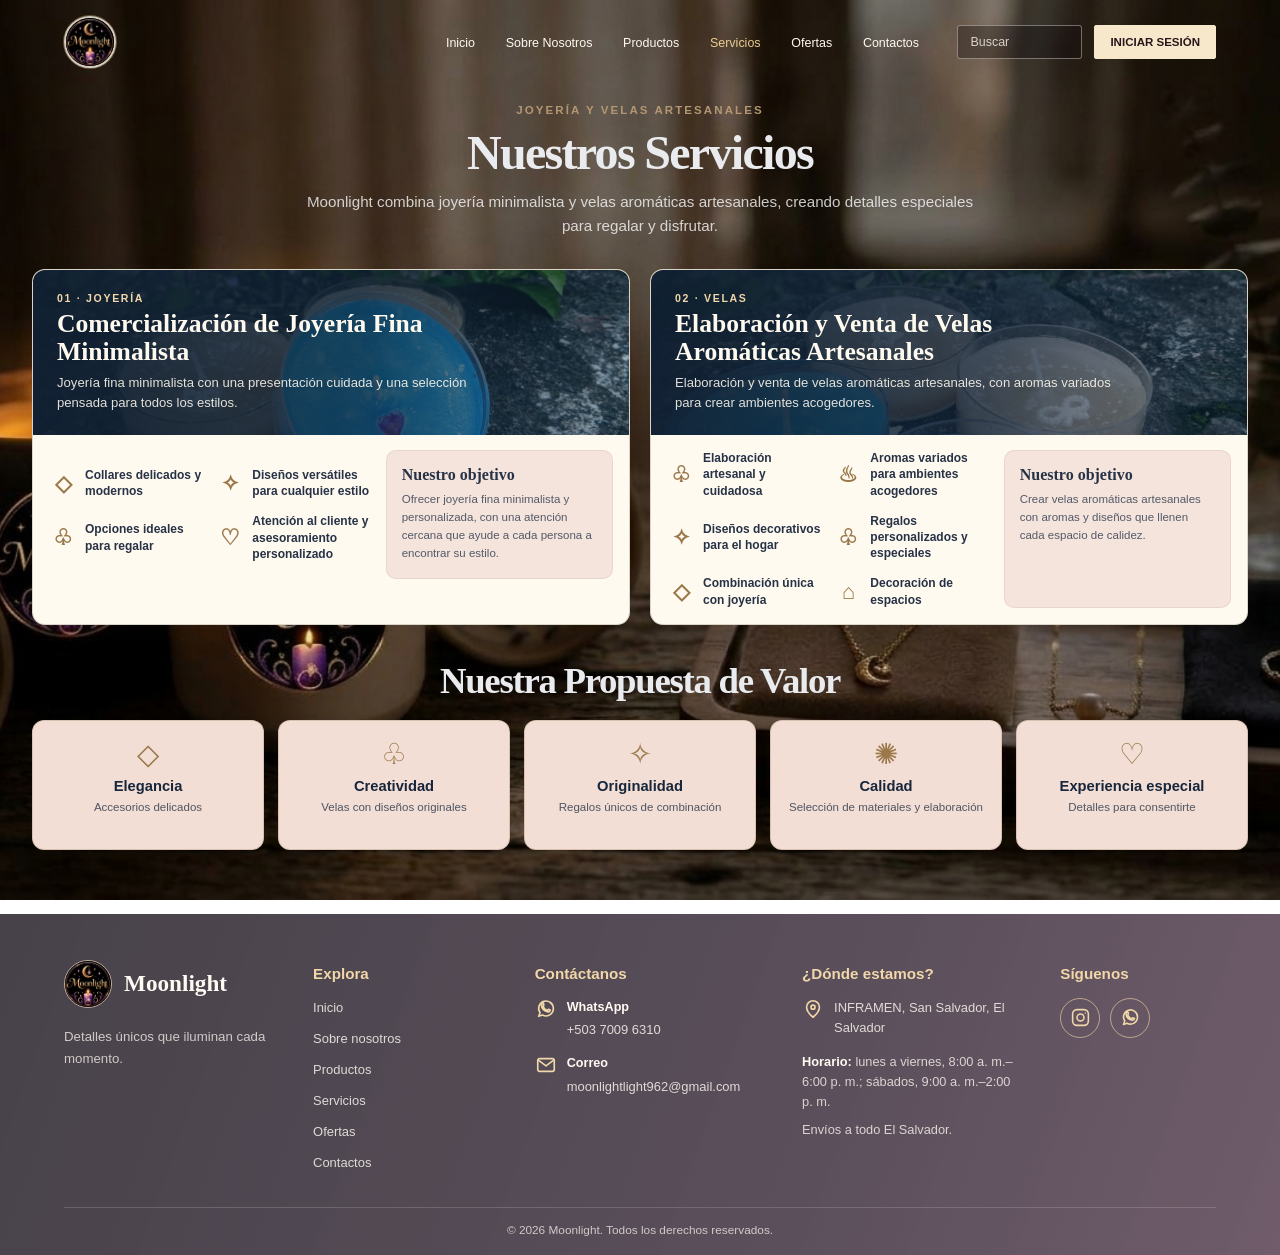
<file: proyecto_final/Servicio.html>
<!DOCTYPE html>
<html lang="es">
<head>
    <meta charset="UTF-8">
    <meta name="viewport" content="width=device-width, initial-scale=1.0">
    <meta name="description" content="Conoce los servicios de joyería minimalista y velas aromáticas artesanales de Moonlight.">
    <title>Servicios | Moonlight</title>
    <link rel="stylesheet" href="css/servicios.css">
    <link rel="stylesheet" href="css/navegacion.css">
    <link rel="stylesheet" href="css/pie-pagina.css">
    <link rel="stylesheet" href="css/inicio-sesion.css">
</head>
<body class="servicios-page">
    <header class="site-header">
        <nav class="site-nav" aria-label="Navegación principal">
            <a class="site-logo" href="index.html" aria-label="Moonlight, inicio">
                <img src="img/moonlight-logo.png" alt="Logo de Moonlight">
            </a>
            <ul class="site-links">
                <li><a href="index.html">Inicio</a></li>
                <li><a href="Nosotros.html">Sobre Nosotros</a></li>
                <li><a href="productos.html">Productos</a></li>
                <li><a href="Servicio.html" aria-current="page">Servicios</a></li>
                <li><a href="ofertas.html">Ofertas</a></li>
                <li><a href="Contactos.html">Contactos</a></li>
            </ul>
            <div class="site-actions">
                <input type="search" placeholder="Buscar" aria-label="Buscar">
                <button class="btn-login" type="button">Iniciar sesión</button>
            </div>
        </nav>
    </header>

    <main class="servicios-main">
        <div class="servicios-intro">
            <p class="servicios-etiqueta">JOYERÍA Y VELAS ARTESANALES</p>
            <h2>Nuestros Servicios</h2>
            <p>Moonlight combina joyería minimalista y velas aromáticas artesanales, creando detalles especiales para regalar y disfrutar.</p>
        </div>

        <section class="servicios-grid" aria-label="Servicios de Moonlight">
            <article class="servicio-panel">
                <div class="servicio-banner servicio-banner-joyeria">
                    <div>
                        <p class="servicio-numero">01 · JOYERÍA</p>
                        <h3>Comercialización de Joyería Fina Minimalista</h3>
                        <p>Joyería fina minimalista con una presentación cuidada y una selección pensada para todos los estilos.</p>
                    </div>
                </div>
                <div class="servicio-detalles">
                    <ul class="servicio-caracteristicas">
                        <li><span aria-hidden="true">◇</span><span>Collares delicados y modernos</span></li>
                        <li><span aria-hidden="true">✧</span><span>Diseños versátiles para cualquier estilo</span></li>
                        <li><span aria-hidden="true">♧</span><span>Opciones ideales para regalar</span></li>
                        <li><span aria-hidden="true">♡</span><span>Atención al cliente y asesoramiento personalizado</span></li>
                    </ul>
                    <aside class="servicio-objetivo">
                        <h4>Nuestro objetivo</h4>
                        <p>Ofrecer joyería fina minimalista y personalizada, con una atención cercana que ayude a cada persona a encontrar su estilo.</p>
                    </aside>
                </div>
            </article>

            <article class="servicio-panel">
                <div class="servicio-banner servicio-banner-velas">
                    <div>
                        <p class="servicio-numero">02 · VELAS</p>
                        <h3>Elaboración y Venta de Velas Aromáticas Artesanales</h3>
                        <p>Elaboración y venta de velas aromáticas artesanales, con aromas variados para crear ambientes acogedores.</p>
                    </div>
                </div>
                <div class="servicio-detalles">
                    <ul class="servicio-caracteristicas">
                        <li><span aria-hidden="true">♧</span><span>Elaboración artesanal y cuidadosa</span></li>
                        <li><span aria-hidden="true">♨</span><span>Aromas variados para ambientes acogedores</span></li>
                        <li><span aria-hidden="true">✧</span><span>Diseños decorativos para el hogar</span></li>
                        <li><span aria-hidden="true">♧</span><span>Regalos personalizados y especiales</span></li>
                        <li><span aria-hidden="true">◇</span><span>Combinación única con joyería</span></li>
                        <li><span aria-hidden="true">⌂</span><span>Decoración de espacios</span></li>
                    </ul>
                    <aside class="servicio-objetivo">
                        <h4>Nuestro objetivo</h4>
                        <p>Crear velas aromáticas artesanales con aromas y diseños que llenen cada espacio de calidez.</p>
                    </aside>
                </div>
            </article>
        </section>

        <section class="propuesta" aria-labelledby="propuesta-titulo">
            <h2 id="propuesta-titulo">Nuestra Propuesta de Valor</h2>
            <div class="propuesta-grid">
                <article class="propuesta-card">
                    <span aria-hidden="true">◇</span>
                    <h3>Elegancia</h3>
                    <p>Accesorios delicados</p>
                </article>
                <article class="propuesta-card">
                    <span aria-hidden="true">♧</span>
                    <h3>Creatividad</h3>
                    <p>Velas con diseños originales</p>
                </article>
                <article class="propuesta-card">
                    <span aria-hidden="true">✧</span>
                    <h3>Originalidad</h3>
                    <p>Regalos únicos de combinación</p>
                </article>
                <article class="propuesta-card">
                    <span aria-hidden="true">✺</span>
                    <h3>Calidad</h3>
                    <p>Selección de materiales y elaboración</p>
                </article>
                <article class="propuesta-card">
                    <span aria-hidden="true">♡</span>
                    <h3>Experiencia especial</h3>
                    <p>Detalles para consentirte</p>
                </article>
            </div>
        </section>
    </main>

    <footer class="site-footer">
        <div class="site-footer-inner">
            <div class="site-footer-brand">
                <a class="site-footer-logo" href="index.html"><img src="img/moonlight-logo.png" alt=""><span>Moonlight</span></a>
                <p>Detalles únicos que iluminan cada momento.</p>
            </div>
            <nav class="site-footer-column" aria-label="Enlaces del sitio">
                <h2>Explora</h2>
                <ul class="site-footer-links">
                    <li><a href="index.html">Inicio</a></li>
                    <li><a href="Nosotros.html">Sobre nosotros</a></li>
                    <li><a href="productos.html">Productos</a></li>
                    <li><a href="Servicio.html">Servicios</a></li>
                    <li><a href="ofertas.html">Ofertas</a></li>
                    <li><a href="Contactos.html">Contactos</a></li>
                </ul>
            </nav>
            <section class="site-footer-column" aria-label="Contacto directo">
                <h2>Contáctanos</h2>
                <a class="site-footer-contact" href="https://wa.me/50370096310" target="_blank" rel="noopener noreferrer" aria-label="Escribir por WhatsApp al +503 7009 6310">
                    <svg viewBox="0 0 24 24" aria-hidden="true"><path d="M20 11.5a8 8 0 0 1-11.9 7L4 20l1.5-4A8 8 0 1 1 20 11.5Z"/><path d="M9 8.5c.3 2.6 2 4.3 4.6 5l1-1.2 2 .8c-.2 1.3-1.1 2-2.4 2-3.8-.5-6.8-3.5-7.3-7.3 0-1.3.8-2.2 2-2.4l.8 2Z"/></svg>
                    <span><strong>WhatsApp</strong>+503 7009 6310</span>
                </a>
                <a class="site-footer-contact" href="https://mail.google.com/mail/?view=cm&amp;fs=1&amp;to=moonlightlight962@gmail.com" target="_blank" rel="noopener noreferrer" aria-label="Enviar correo a moonlightlight962@gmail.com">
                    <svg viewBox="0 0 24 24" aria-hidden="true"><rect x="3" y="5" width="18" height="14" rx="2"/><path d="m4 7 8 6 8-6"/></svg>
                    <span><strong>Correo</strong>moonlightlight962@<wbr>gmail.com</span>
                </a>
            </section>
            <section class="site-footer-column site-footer-info" aria-label="Ubicación y horario">
                <h2>¿Dónde estamos?</h2>
                <a class="site-footer-contact" href="https://www.google.com/maps/search/?api=1&amp;query=INFRAMEN%2C%20San%20Salvador%2C%20El%20Salvador" target="_blank" rel="noopener noreferrer">
                    <svg viewBox="0 0 24 24" aria-hidden="true"><path d="M19 10c0 5-7 11-7 11S5 15 5 10a7 7 0 1 1 14 0Z"/><circle cx="12" cy="10" r="2.2"/></svg>
                    <span>INFRAMEN, San Salvador, El Salvador</span>
                </a>
                <p><strong>Horario:</strong> lunes a viernes, 8:00 a. m.–6:00 p. m.; sábados, 9:00 a. m.–2:00 p. m.</p>
                <p>Envíos a todo El Salvador.</p>
            </section>
            <section class="site-footer-column" aria-label="Redes sociales">
                <h2>Síguenos</h2>
                <div class="site-footer-socials">
                    <a href="https://www.instagram.com/moonlightlight962/" target="_blank" rel="noopener noreferrer" aria-label="Moonlight en Instagram"><svg viewBox="0 0 24 24" aria-hidden="true"><rect x="3" y="3" width="18" height="18" rx="5"/><circle cx="12" cy="12" r="4"/><circle cx="17.5" cy="6.8" r=".8" fill="currentColor" stroke="none"/></svg></a>
                    <a href="https://wa.me/50370096310" target="_blank" rel="noopener noreferrer" aria-label="Moonlight en WhatsApp"><svg viewBox="0 0 24 24" aria-hidden="true"><path d="M20 11.5a8 8 0 0 1-11.9 7L4 20l1.5-4A8 8 0 1 1 20 11.5Z"/><path d="M9 8.5c.3 2.6 2 4.3 4.6 5l1-1.2 2 .8c-.2 1.3-1.1 2-2.4 2-3.8-.5-6.8-3.5-7.3-7.3 0-1.3.8-2.2 2-2.4l.8 2Z"/></svg></a>
                </div>
            </section>
        </div>
        <div class="site-footer-bottom"><p>© 2026 Moonlight. Todos los derechos reservados.</p></div>
    </footer>
    <dialog class="login-dialog" id="login-dialog" aria-labelledby="login-titulo">
        <div class="login-dialog-contenido">
            <button class="login-cerrar" type="button" aria-label="Cerrar formulario">×</button>
            <h2 id="login-titulo">Iniciar sesión</h2>
            <p class="login-descripcion">Completa tus datos para continuar. Este formulario es una demostración y no guarda tu información.</p>
            <form class="login-formulario" id="login-form">
                <label for="login-correo">Correo electrónico</label>
                <input id="login-correo" name="correo" type="email" autocomplete="email" required>
                <label for="login-contrasena">Contraseña</label>
                <input id="login-contrasena" name="contrasena" type="password" autocomplete="current-password" required>
                <button type="submit">Entrar</button>
            </form>
        </div>
    </dialog>
    <script src="js/nosotros.js"></script>
    <script src="js/inicio-sesion.js"></script>
</body>
</html>
</file>
<file: proyecto_final/css/style.css>
/* Variables y estilos tipográficos y de color aplicados a toda la página. */
:root {
    color-scheme: dark;
    font-family: Arial, sans-serif;
    color: #fffaf2;
    background: #100b12;
    font-synthesis: none;
    text-rendering: optimizeLegibility;
}

/* Incluye bordes y rellenos dentro del tamaño declarado de cada elemento. */
* {
    box-sizing: border-box;
}

/* Organiza el fondo general y permite que el contenido ocupe toda la altura visible. */
body {
    position: relative;
    display: flex;
    flex-direction: column;
    min-height: 100vh;
    margin: 0;
    overflow-x: hidden;
    background:
        linear-gradient(90deg, rgba(13, 8, 14, .86) 0%, rgba(13, 8, 14, .56) 48%, rgba(13, 8, 14, .2) 100%),
        linear-gradient(0deg, rgba(13, 8, 14, .55), transparent 55%),
        url("../img/Fondo-inicio.jpg") center / cover fixed;
}

/* Ubica el signo decorativo de la marca en la esquina superior izquierda. */
body > h1 {
    position: absolute;
    z-index: 2;
    top: 13px;
    left: max(5vw, 24px);
    margin: 0;
    color: #f8e8cb;
    font-family: 'Playfair Display', Georgia, serif;
    font-size: 1.15rem;
    font-weight: 600;
    letter-spacing: .13em;
}

/* Mantiene el encabezado encima del fondo y ajusta su espacio horizontal. */
header {
    position: relative;
    z-index: 1;
    width: 100%;
    padding: 16px max(5vw, 24px);
}

/* Alinea los elementos de navegación en una sola fila y mantiene el contenido dentro del margen visual. */
nav {
    display: flex;
    width: min(1320px, 100%);
    min-height: 34px;
    margin: 0 auto;
    align-items: center;
    justify-content: flex-end;
    gap: clamp(18px, 3vw, 42px);
    font-size: 0;
}

/* Deja el logotipo al inicio de la navegación, respetando el margen. */
.logo {
    display: flex;
    margin-right: auto;
    align-items: center;
}

.logo a {
    display: inline-flex;
    align-items: center;
}

/* Define el tamaño y el recorte de la imagen del logotipo. */
.logo img {
    display: block;
    width: 52px;
    height: 52px;
    border: 2px solid rgba(255, 250, 242, .8);
    border-radius: 50%;
    object-fit: cover;
    object-position: center;
    box-shadow: 0 0 0 1px rgba(239, 203, 145, .35);
}

/* Presenta los enlaces de navegación en filas flexibles. */
.menu-enlaces {
    display: flex;
    align-items: center;
    gap: clamp(16px, 2.4vw, 34px);
    margin: 0;
    padding: 0;
    list-style: none;
}

/* Define el color, el tamaño y la transición de los enlaces. */
.menu-enlaces a {
    color: #fffaf2;
    font-size: .78rem;
    text-decoration: none;
    transition: color .2s ease;
}

/* Resalta los enlaces cuando el puntero pasa sobre ellos. */
.menu-enlaces a:hover {
    color: #eacb91;
}

/* Agrupa el campo de búsqueda y el botón de inicio de sesión. */
.acciones {
    display: flex;
    align-items: center;
    gap: 12px;
    font-size: 1rem;
}

/* Estiliza el campo de búsqueda del encabezado. */
.acciones input {
    width: 125px;
    padding: 9px 12px;
    border: 1px solid rgba(255, 250, 242, .38);
    border-radius: 3px;
    outline: none;
    background: rgba(18, 12, 16, .34);
    color: #fffaf2;
    font: inherit;
    font-size: .78rem;
}

/* Aclara el texto de ayuda dentro del campo de búsqueda. */
.acciones input::placeholder {
    color: rgba(255, 250, 242, .78);
}

/* Da al botón de inicio de sesión su apariencia principal. */
.btn-login {
    padding: 10px 15px;
    border: 1px solid #f8e8cb;
    border-radius: 2px;
    background: #f8e8cb;
    color: #25171b;
    cursor: pointer;
    font: inherit;
    font-size: .72rem;
    font-weight: 700;
    text-transform: uppercase;
    transition: background .2s ease, color .2s ease;
}

/* Invierte los colores del botón al pasar el puntero. */
.btn-login:hover {
    background: transparent;
    color: #fffaf2;
}

/* Centra verticalmente el contenido principal y lo separa de los bordes. */
section {
    display: flex;
    flex: 1;
    align-items: center;
    width: 100%;
    padding: 38px max(8vw, 28px) 56px;
}

/* Organiza la imagen, el eslogan y la bienvenida en una cuadrícula. */
.Banner {
    position: relative;
    display: grid;
    width: min(1120px, 100%);
    margin: 0 auto;
    align-items: center;
    perspective: 800px;
    grid-template-columns: minmax(0, 1fr) minmax(280px, .9fr);
    grid-template-areas:
        "eslogan imagen"
        "bienvenida imagen";
    column-gap: clamp(42px, 8vw, 110px);
    row-gap: 22px;
}

/* Ajusta la imagen destacada dentro de la columna derecha del banner. */
.Banner > img {
    position: relative;
    z-index: 1;
    display: block;
    width: min(100%, 440px);
    aspect-ratio: 1;
    justify-self: end;
    grid-area: imagen;
    border: 8px solid rgba(255, 250, 242, .9);
    border-radius: 12px;
    background: #100b12;
    box-shadow: 0 24px 70px rgba(0, 0, 0, .48), 0 0 0 1px rgba(239, 203, 145, .45);
    object-fit: cover;
    transform: rotateX(var(--tilt-x, 0deg)) rotateY(var(--tilt-y, 0deg)) scale(var(--tilt-scale, 1));
    transition: transform .12s ease-out, box-shadow .25s ease;
    will-change: transform;
}

.Banner > img:hover {
    --tilt-scale: 1.07;
    box-shadow: 0 30px 58px rgba(0, 0, 0, .52);
}

/* Da jerarquía visual al eslogan principal. */
.eslogan {
    max-width: 620px;
    margin: 0;
    grid-area: eslogan;
    color: #fffaf2;
    font-family: 'Playfair Display', Georgia, serif;
    font-size: clamp(2.8rem, 6.4vw, 5.8rem);
    font-weight: 500;
    letter-spacing: -.055em;
    line-height: .98;
    text-wrap: balance;
}

/* Distingue el bloque de bienvenida con una línea de acento. */
.Bienvenida {
    max-width: 510px;
    grid-area: bienvenida;
    padding-left: 18px;
    border-left: 2px solid #dcb97e;
}

/* Mejora la lectura del texto de bienvenida. */
.parrafo-bienvenida {
    margin: 0;
    color: rgba(255, 250, 242, .82);
    font-size: clamp(.92rem, 1.2vw, 1.02rem);
    line-height: 1.8;
}

/* Reorganiza el diseño para pantallas medianas y dispositivos móviles. */
@media (max-width: 760px) {
    /* Simplifica el fondo en pantallas pequeñas para mantener el contraste. */
    body {
        background:
            linear-gradient(90deg, rgba(13, 8, 14, .78), rgba(13, 8, 14, .54)),
            url("../img/Fondo-inicio.jpg") center / cover fixed;
    }

    /* Reubica el signo de la marca para dejar espacio al encabezado móvil. */
    body > h1 {
        top: 17px;
        left: 20px;
    }

    /* Reserva espacio superior para el signo y centra la navegación. */
    header {
        padding: 60px 20px 16px;
    }

    /* Permite que los elementos de navegación salten a nuevas filas. */
    nav {
        flex-wrap: wrap;
        justify-content: center;
        gap: 16px;
    }

    /* Oculta el logotipo para aprovechar el ancho disponible. */
    .logo {
        display: none;
    }

    /* Centra los enlaces y reduce el espacio entre ellos. */
    .menu-enlaces {
        justify-content: center;
        gap: 18px;
    }

    /* Reduce ligeramente el texto de navegación en móvil. */
    .menu-enlaces a {
        font-size: .75rem;
    }

    /* Centra el campo de búsqueda y el botón. */
    .acciones {
        justify-content: center;
    }

    /* Reduce el relleno alrededor del contenido principal. */
    section {
        padding: 28px 22px 42px;
    }

    /* Apila imagen, eslogan y bienvenida en una sola columna. */
    .Banner {
        max-width: 560px;
        grid-template-columns: 1fr;
        grid-template-areas:
            "imagen"
            "eslogan"
            "bienvenida";
        gap: 24px;
    }

    /* Centra y limita el tamaño de la imagen en pantallas pequeñas. */
    .Banner > img {
        width: min(76vw, 330px);
        justify-self: center;
        border-width: 6px;
    }

    /* Centra el eslogan y adapta su tamaño al ancho de pantalla. */
    .eslogan {
        font-size: clamp(2.5rem, 12vw, 4.4rem);
        text-align: center;
    }

    /* Centra el bloque de bienvenida bajo el eslogan. */
    .Bienvenida {
        justify-self: center;
    }

}

/* Ajustes adicionales para teléfonos con pantallas muy estrechas. */
@media (max-width: 420px) {
    /* Compacta el espacio entre enlaces de navegación. */
    .menu-enlaces {
        gap: 12px;
    }

    /* Reduce la tipografía de navegación para evitar desbordamientos. */
    .menu-enlaces a {
        font-size: .68rem;
    }

    /* Hace más compacto el campo de búsqueda. */
    .acciones input {
        width: 112px;
    }

}
</file>
<file: proyecto_final/css/navegacion.css>
.site-header {
    position: relative;
    z-index: 5;
    width: 100%;
    padding: 16px max(5vw, 24px);
}

.site-header .site-nav {
    display: flex;
    width: min(1320px, 100%);
    min-height: 34px;
    margin: 0 auto;
    align-items: center;
    justify-content: flex-end;
    gap: clamp(18px, 3vw, 42px);
    font-size: 1rem;
}

.site-logo {
    display: inline-flex;
    flex: 0 0 52px;
    width: 52px;
    height: 52px;
    margin-right: auto;
    align-items: center;
}

.site-logo img {
    display: block;
    width: 52px;
    height: 52px;
    border: 2px solid rgba(255, 250, 242, .8);
    border-radius: 50%;
    object-fit: cover;
    object-position: center;
    box-shadow: 0 0 0 1px rgba(239, 203, 145, .35);
}

.site-links {
    display: flex;
    flex-wrap: wrap;
    align-items: center;
    gap: clamp(16px, 2.4vw, 34px);
    margin: 0;
    padding: 0;
    list-style: none;
}

.site-links a {
    color: #fffaf2;
    font-size: .78rem;
    text-decoration: none;
    transition: color .2s ease;
}

.site-links a:hover,
.site-links a[aria-current="page"] {
    color: #eacb91;
}

.site-actions {
    display: flex;
    flex: 0 0 auto;
    align-items: center;
    gap: 12px;
}

.site-actions input {
    width: 125px;
    padding: 9px 12px;
    border: 1px solid rgba(255, 250, 242, .38);
    border-radius: 3px;
    outline: none;
    background: rgba(18, 12, 16, .34);
    color: #fffaf2;
    font: inherit;
    font-size: .78rem;
}

.site-actions input::placeholder {
    color: rgba(255, 250, 242, .78);
}

.site-actions .btn-login {
    padding: 10px 15px;
    border: 1px solid #f8e8cb;
    border-radius: 2px;
    background: #f8e8cb;
    color: #25171b;
    cursor: pointer;
    font: inherit;
    font-size: .72rem;
    font-weight: 700;
    text-transform: uppercase;
    transition: background .2s ease, color .2s ease;
}

.site-actions .btn-login:hover {
    background: transparent;
    color: #fffaf2;
}

.site-header a:focus-visible,
.site-header input:focus-visible,
.site-header button:focus-visible {
    outline: 2px solid #edc985;
    outline-offset: 3px;
}

@media (max-width: 760px) {
    .site-header {
        padding: 60px 20px 16px;
    }

    .site-header .site-nav {
        flex-wrap: wrap;
        justify-content: center;
        gap: 16px;
    }

    .site-logo {
        margin-right: 0;
    }

    .site-links {
        width: 100%;
        justify-content: center;
        gap: 18px;
        margin: 0;
    }

    .site-links a {
        font-size: .75rem;
    }

    .site-actions {
        justify-content: center;
    }
}

@media (max-width: 420px) {
    .site-header {
        padding-right: 14px;
        padding-left: 14px;
    }

    .site-links {
        gap: 12px;
    }

    .site-links a {
        font-size: .68rem;
    }

    .site-actions input {
        width: 112px;
    }
}

@media (prefers-reduced-motion: reduce) {
    .site-links a,
    .site-actions .btn-login {
        transition: none;
    }
}
</file>
<file: proyecto_final/css/pie-pagina.css>
.site-footer {
    position: relative;
    z-index: 1;
    width: 100%;
    padding: 46px max(5vw, 24px) 18px;
    background: linear-gradient(110deg, rgba(19, 12, 22, .78), rgba(38, 23, 39, .76) 62%, rgba(62, 35, 54, .74));
    -webkit-backdrop-filter: blur(12px);
    backdrop-filter: blur(12px);
    color: #fffaf2;
}

.site-footer-inner {
    display: grid;
    width: min(1240px, 100%);
    margin: 0 auto;
    grid-template-columns: 1.15fr 1fr 1.25fr 1.2fr .85fr;
    gap: clamp(22px, 3vw, 42px);
}

.site-footer-brand,
.site-footer-column {
    min-width: 0;
}

.site-footer .site-footer-column {
    display: block;
    width: auto;
    flex: none;
    padding: 0;
}

.site-footer-logo {
    display: inline-flex;
    align-items: center;
    gap: 12px;
    color: #fffaf2;
    font-family: Georgia, 'Times New Roman', serif;
    font-size: 1.45rem;
    font-weight: 700;
    text-decoration: none;
}

.site-footer-logo img {
    display: block;
    width: 48px;
    height: 48px;
    border: 1px solid rgba(248, 232, 203, .65);
    border-radius: 50%;
    object-fit: cover;
}

.site-footer-brand > p {
    max-width: 220px;
    margin: 14px 0 0;
    color: rgba(255, 250, 242, .74);
    font-size: .83rem;
    line-height: 1.65;
}

.site-footer-column h2 {
    margin: 5px 0 16px;
    color: #f1d7a9;
    font-size: .95rem;
    font-weight: 700;
}

.site-footer-links {
    display: grid;
    gap: 11px;
    margin: 0;
    padding: 0;
    list-style: none;
}

.site-footer a:not(.site-footer-logo) {
    color: rgba(255, 250, 242, .82);
    font-size: .81rem;
    line-height: 1.55;
    text-decoration: none;
    transition: color .2s ease;
}

.site-footer a:hover {
    color: #f1d7a9;
}

.site-footer-contact {
    display: flex;
    align-items: flex-start;
    gap: 10px;
    margin: 0 0 14px;
}

.site-footer-contact svg,
.site-footer-socials svg {
    flex: 0 0 22px;
    width: 22px;
    height: 22px;
    fill: none;
    stroke: #f1d7a9;
    stroke-linecap: round;
    stroke-linejoin: round;
    stroke-width: 1.8;
}

.site-footer-contact span {
    display: grid;
    gap: 3px;
    overflow-wrap: anywhere;
}

.site-footer-contact strong {
    color: #fffaf2;
    font-size: .79rem;
}

.site-footer-info p {
    margin: 0 0 9px;
    color: rgba(255, 250, 242, .78);
    font-size: .8rem;
    line-height: 1.55;
}

.site-footer-info strong {
    color: #fffaf2;
}

.site-footer-socials {
    display: flex;
    flex-wrap: wrap;
    gap: 10px;
}

.site-footer-socials a {
    display: grid;
    width: 40px;
    height: 40px;
    place-items: center;
    border: 1px solid rgba(241, 215, 169, .62);
    border-radius: 50%;
    transition: transform .2s ease, background-color .2s ease, border-color .2s ease;
}

.site-footer-socials a:hover {
    transform: translateY(-3px);
    border-color: #f1d7a9;
    background: rgba(241, 215, 169, .12);
}

.site-footer-socials svg {
    flex-basis: 21px;
    width: 21px;
    height: 21px;
}

.site-footer-bottom {
    width: min(1240px, 100%);
    margin: 34px auto 0;
    padding-top: 15px;
    border-top: 1px solid rgba(255, 250, 242, .16);
    text-align: center;
}

.site-footer-bottom p {
    margin: 0;
    color: rgba(255, 250, 242, .72);
    font-size: .74rem;
}

.site-footer a:focus-visible {
    outline: 2px solid #f1d7a9;
    outline-offset: 4px;
}

@media (max-width: 900px) {
    .site-footer-inner {
        grid-template-columns: repeat(3, minmax(0, 1fr));
    }
}

@media (max-width: 600px) {
    .site-footer {
        padding: 36px 22px 18px;
    }

    .site-footer-inner {
        grid-template-columns: repeat(2, minmax(0, 1fr));
        gap: 28px 20px;
    }

    .site-footer-brand {
        grid-column: 1 / -1;
    }
}

@media (max-width: 380px) {
    .site-footer-inner {
        grid-template-columns: 1fr;
    }

    .site-footer-brand {
        grid-column: auto;
    }
}

@media (prefers-reduced-motion: reduce) {
    .site-footer a,
    .site-footer-socials a {
        transition: none;
    }
}
</file>
<file: proyecto_final/css/inicio-sesion.css>
.login-dialog {
    width: min(420px, calc(100% - 32px));
    padding: 0;
    overflow: visible;
    border: 1px solid rgba(248, 232, 203, .38);
    border-radius: 14px;
    background: linear-gradient(145deg, #241a24, #100d15);
    color: #fffaf2;
    box-shadow: 0 24px 80px rgba(0, 0, 0, .55);
}

.login-dialog::backdrop {
    background: rgba(9, 7, 12, .5);
    backdrop-filter: blur(10px);
    -webkit-backdrop-filter: blur(10px);
}

.login-dialog-contenido {
    position: relative;
    padding: 34px;
}

.login-cerrar {
    position: absolute;
    top: 12px;
    right: 14px;
    width: 36px;
    height: 36px;
    border: 0;
    border-radius: 50%;
    background: transparent;
    color: rgba(255, 250, 242, .78);
    cursor: pointer;
    font: inherit;
    font-size: 1.6rem;
    line-height: 1;
}

.login-cerrar:hover {
    background: rgba(255, 250, 242, .1);
    color: #f1d7a9;
}

.login-dialog h2 {
    margin: 0 0 8px;
    color: #fffaf2;
    font-family: Georgia, 'Times New Roman', serif;
    font-size: 1.8rem;
    font-weight: 500;
}

.login-descripcion {
    margin: 0 0 24px;
    color: rgba(255, 250, 242, .72);
    font-size: .88rem;
    line-height: 1.6;
}

.login-formulario {
    display: grid;
    gap: 10px;
}

.login-formulario label {
    margin-top: 8px;
    color: rgba(255, 250, 242, .9);
    font-size: .82rem;
    font-weight: 700;
}

.login-formulario input {
    width: 100%;
    min-height: 44px;
    padding: 10px 12px;
    border: 1px solid rgba(255, 250, 242, .32);
    border-radius: 5px;
    background: rgba(10, 8, 13, .72);
    color: #fffaf2;
    font: inherit;
    font-size: .9rem;
}

.login-formulario input:focus-visible,
.login-formulario button:focus-visible,
.login-cerrar:focus-visible {
    outline: 2px solid #edc985;
    outline-offset: 3px;
}

.login-formulario button {
    min-height: 44px;
    margin-top: 14px;
    border: 1px solid #f8e8cb;
    border-radius: 4px;
    background: #f8e8cb;
    color: #25171b;
    cursor: pointer;
    font: inherit;
    font-size: .78rem;
    font-weight: 700;
    letter-spacing: .06em;
    text-transform: uppercase;
    transition: background .2s ease, color .2s ease;
}

.login-formulario button:hover {
    background: transparent;
    color: #f8e8cb;
}

@media (max-width: 480px) {
    .login-dialog-contenido {
        padding: 30px 24px;
    }
}

@media (prefers-reduced-motion: reduce) {
    .login-formulario button {
        transition: none;
    }
}
</file>
<file: proyecto_final/css/contactos.css>
:root {
    color-scheme: dark;
    font-family: Arial, Helvetica, sans-serif;
    color: #fffaf2;
    background: #100b12;
    font-synthesis: none;
    text-rendering: optimizeLegibility;
}

* {
    box-sizing: border-box;
}

body.contactos-page {
    position: relative;
    min-height: 100vh;
    margin: 0;
    overflow-x: hidden;
    background:
        linear-gradient(180deg, rgba(12, 8, 14, .58), rgba(12, 8, 14, .76)),
        url("../img/fondo-contactos.jpg") center / cover fixed;
}

.contactos-page main {
    width: min(1120px, 100%);
    margin: 0 auto;
    padding: 34px 28px 70px;
}

.contacto-hero {
    max-width: 760px;
    margin: 0 auto 36px;
    text-align: center;
}

.contacto-etiqueta {
    margin: 0 0 12px;
    color: #edc985;
    font-size: .7rem;
    font-weight: 700;
    letter-spacing: .19em;
}

.contacto-hero h1 {
    margin: 0 0 14px;
    color: #fffaf2;
    font-family: Georgia, 'Times New Roman', serif;
    font-size: clamp(2.7rem, 7vw, 5rem);
    font-weight: 500;
    letter-spacing: -.055em;
    line-height: 1;
}

.contacto-hero > p:last-child {
    max-width: 660px;
    margin: 0 auto;
    color: rgba(255, 250, 242, .84);
    font-size: 1rem;
    line-height: 1.75;
}

.contacto-canales {
    display: grid;
    grid-template-columns: repeat(3, minmax(0, 1fr));
    gap: 18px;
}

.contacto-card {
    display: flex;
    min-height: 265px;
    flex-direction: column;
    align-items: flex-start;
    padding: 24px;
    border: 1px solid rgba(248, 232, 203, .3);
    border-radius: 12px;
    background: linear-gradient(145deg, rgba(29, 20, 28, .88), rgba(14, 11, 17, .9));
    box-shadow: 0 14px 34px rgba(0, 0, 0, .25);
    color: inherit;
    text-decoration: none;
    backdrop-filter: blur(8px);
    transition: transform .22s ease, border-color .22s ease, box-shadow .22s ease;
}

.contacto-card:hover {
    transform: translateY(-5px);
    border-color: rgba(237, 201, 133, .75);
    box-shadow: 0 20px 42px rgba(0, 0, 0, .38);
}

.contacto-icono {
    display: grid;
    width: 46px;
    height: 46px;
    margin-bottom: 16px;
    place-items: center;
    border: 1px solid rgba(237, 201, 133, .58);
    border-radius: 50%;
    color: #edc985;
    font-size: 1.5rem;
}

.contacto-card h2 {
    margin: 0 0 6px;
    color: #fffaf2;
    font-family: Georgia, 'Times New Roman', serif;
    font-size: 1.45rem;
    font-weight: 500;
}

.contacto-dato {
    color: #edc985;
    font-size: .84rem;
    font-weight: 700;
    overflow-wrap: anywhere;
}

.contacto-card p {
    margin: 12px 0 18px;
    color: rgba(255, 250, 242, .74);
    font-size: .84rem;
    line-height: 1.65;
}

.contacto-enlace {
    display: flex;
    width: 100%;
    margin-top: auto;
    padding-top: 12px;
    align-items: center;
    justify-content: space-between;
    border-top: 1px solid rgba(248, 232, 203, .18);
    color: #fffaf2;
    font-size: .78rem;
    font-weight: 700;
}

.contacto-enlace span {
    color: #edc985;
    font-size: 1.1rem;
}

.contacto-info {
    display: grid;
    margin-top: 20px;
    grid-template-columns: repeat(2, minmax(0, 1fr));
    gap: 18px;
}

.info-panel {
    display: flex;
    gap: 16px;
    padding: 22px;
    border: 1px solid rgba(248, 232, 203, .24);
    border-radius: 12px;
    background: rgba(18, 13, 19, .82);
    backdrop-filter: blur(8px);
}

.ubicacion-panel > div {
    flex: 1;
    min-width: 0;
}

.ubicacion-abrir {
    margin-top: 14px;
    padding: 12px 0 0;
    border: 0;
    border-top: 1px solid rgba(248, 232, 203, .18);
    background: transparent;
    cursor: pointer;
    font-family: inherit;
    text-align: left;
}

.ubicacion-dialog {
    position: fixed;
    width: min(900px, calc(100% - 36px));
    height: min(560px, calc(100% - 36px));
    max-width: none;
    max-height: none;
    padding: 0;
    overflow: hidden;
    border: 0;
    border-radius: 10px;
    background: #234344;
    box-shadow: 0 18px 42px rgba(0, 0, 0, .4);
}

.ubicacion-dialog::backdrop {
    background: rgba(8, 5, 9, .72);
    backdrop-filter: blur(5px);
}

.ubicacion-dialog[open] {
    display: block;
    animation: mapa-aparecer .28s ease-out both;
}

@keyframes mapa-aparecer {
    from {
        opacity: 0;
        transform: translateY(18px) scale(.97);
    }
    to {
        opacity: 1;
        transform: translateY(0) scale(1);
    }
}

.ubicacion-dialog-mapa {
    position: relative;
    width: 100%;
    height: 100%;
    overflow: hidden;
    background: #234344;
}

.ubicacion-dialog-mapa iframe {
    display: block;
    width: 100%;
    height: 100%;
    border: 0;
}

.ubicacion-dialog-mapa form {
    position: absolute;
    z-index: 1;
    top: 12px;
    right: 12px;
}

.ubicacion-cerrar {
    display: grid;
    width: 36px;
    height: 36px;
    place-items: center;
    border: 0;
    border-radius: 50%;
    background: rgba(18, 13, 19, .78);
    color: #fffaf2;
    cursor: pointer;
    font-size: 2rem;
    line-height: 1;
    box-shadow: 0 2px 8px rgba(0, 0, 0, .3);
}

.info-icono {
    display: grid;
    flex: 0 0 42px;
    width: 42px;
    height: 42px;
    place-items: center;
    border: 1px solid rgba(237, 201, 133, .55);
    border-radius: 50%;
    color: #edc985;
    font-size: 1.4rem;
}

.info-panel h2 {
    margin: 0 0 10px;
    color: #fffaf2;
    font-family: Georgia, 'Times New Roman', serif;
    font-size: 1.25rem;
    font-weight: 500;
}

.info-panel p {
    margin: 5px 0 0;
    color: rgba(255, 250, 242, .75);
    font-size: .82rem;
    line-height: 1.6;
}

.info-panel strong {
    color: #f1d7a9;
}

.contacto-faq {
    margin-top: 54px;
}

.seccion-titulo {
    margin-bottom: 18px;
    text-align: center;
}

.seccion-titulo h2,
.formulario-intro h2 {
    margin: 0;
    color: #fffaf2;
    font-family: Georgia, 'Times New Roman', serif;
    font-size: clamp(1.9rem, 4vw, 2.7rem);
    font-weight: 500;
}

.faq-lista {
    display: grid;
    max-width: 860px;
    margin: 0 auto;
    gap: 10px;
}

.faq-lista details {
    padding: 17px 20px;
    border: 1px solid rgba(248, 232, 203, .26);
    border-radius: 8px;
    background: rgba(18, 13, 19, .84);
}

.faq-lista summary {
    color: #fffaf2;
    cursor: pointer;
    font-size: .94rem;
    font-weight: 700;
}

.faq-lista summary::marker {
    color: #edc985;
}

.faq-lista details p {
    margin: 12px 0 0;
    color: rgba(255, 250, 242, .76);
    font-size: .86rem;
    line-height: 1.7;
}

.contacto-formulario {
    display: grid;
    margin-top: 54px;
    padding: clamp(22px, 5vw, 42px);
    grid-template-columns: .85fr 1.15fr;
    gap: 36px;
    border: 1px solid rgba(248, 232, 203, .3);
    border-radius: 14px;
    background: rgba(17, 12, 18, .88);
    box-shadow: 0 18px 46px rgba(0, 0, 0, .32);
    backdrop-filter: blur(9px);
}

.formulario-intro > p:last-child {
    color: rgba(255, 250, 242, .74);
    font-size: .88rem;
    line-height: 1.7;
}

.contacto-formulario form {
    display: grid;
    grid-template-columns: 1fr;
    gap: 9px;
}

.contacto-formulario [hidden] {
    display: none !important;
}

.contacto-confirmacion {
    align-self: center;
    padding: 28px;
    border: 1px solid rgba(237, 201, 133, .38);
    border-radius: 10px;
    background: rgba(255, 250, 242, .05);
    text-align: center;
}

.confirmacion-icono {
    display: grid;
    width: 54px;
    height: 54px;
    margin: 0 auto 14px;
    place-items: center;
    border: 1px solid #edc985;
    border-radius: 50%;
    color: #edc985;
    font-size: 1.8rem;
}

.contacto-confirmacion h3 {
    margin: 0 0 10px;
    color: #fffaf2;
    font-family: Georgia, 'Times New Roman', serif;
    font-size: 1.6rem;
    font-weight: 500;
}

.contacto-confirmacion p {
    margin: 0 auto 20px;
    color: rgba(255, 250, 242, .74);
    font-size: .88rem;
    line-height: 1.7;
}

.contacto-confirmacion button {
    padding: 12px 20px;
    border: 1px solid #edc985;
    border-radius: 4px;
    background: #edc985;
    color: #211712;
    cursor: pointer;
    font: inherit;
    font-size: .82rem;
    font-weight: 700;
    transition: background .2s ease, color .2s ease;
}

.contacto-confirmacion button:hover {
    background: transparent;
    color: #edc985;
}

.contacto-formulario label {
    margin-top: 6px;
    color: #f1d7a9;
    font-size: .8rem;
    font-weight: 700;
}

.contacto-formulario input,
.contacto-formulario select,
.contacto-formulario textarea {
    width: 100%;
    padding: 11px 12px;
    border: 1px solid rgba(248, 232, 203, .3);
    border-radius: 5px;
    outline: none;
    background: rgba(255, 250, 242, .06);
    color: #fffaf2;
    font: inherit;
    font-size: .86rem;
}

.contacto-formulario select option {
    color: #171218;
}

.contacto-formulario textarea {
    resize: vertical;
}

.contacto-formulario input:focus,
.contacto-formulario select:focus,
.contacto-formulario textarea:focus {
    border-color: #edc985;
    box-shadow: 0 0 0 3px rgba(237, 201, 133, .14);
}

.contacto-formulario form button {
    justify-self: start;
    margin-top: 10px;
    padding: 12px 20px;
    border: 1px solid #edc985;
    border-radius: 4px;
    background: #edc985;
    color: #211712;
    cursor: pointer;
    font: inherit;
    font-size: .82rem;
    font-weight: 700;
    transition: background .2s ease, color .2s ease;
}

.contacto-formulario form button:hover {
    background: transparent;
    color: #edc985;
}

.contactos-page a:focus-visible,
.contactos-page button:focus-visible,
.contactos-page summary:focus-visible {
    outline: 2px solid #edc985;
    outline-offset: 3px;
}

@media (max-width: 820px) {
    .contacto-canales {
        grid-template-columns: 1fr;
    }

    .contacto-card {
        min-height: 0;
    }

    .contacto-info {
        grid-template-columns: 1fr;
    }

    .contacto-formulario {
        grid-template-columns: 1fr;
        gap: 20px;
    }

}

@media (max-width: 600px) {
    body.contactos-page {
        background:
            linear-gradient(180deg, rgba(12, 8, 14, .58), rgba(12, 8, 14, .76)),
            url("../img/fondo-contactos.jpg") center / cover scroll;
    }

    .contactos-page main {
        padding: 30px 18px 48px;
    }

    .contacto-hero {
        margin-bottom: 26px;
    }

    .contacto-hero > p:last-child {
        font-size: .9rem;
    }

    .info-panel {
        padding: 18px;
    }

}

@media (prefers-reduced-motion: reduce) {
    .contacto-card,
    .contacto-formulario form button,
    .contacto-confirmacion button,
    .ubicacion-abrir,
    .ubicacion-dialog[open] {
        animation: none;
    }
}
</file>
<file: proyecto_final/css/nosotross.css>
:root {
    --bg-deep: #0d0a10;
    --bg-soft: #171117;
    --panel: rgba(22, 15, 20, 0.74);
    --panel-strong: rgba(17, 12, 16, 0.92);
    --line: rgba(255, 249, 240, 0.22);
    --text: #f7efe4;
    --muted: rgba(247, 239, 228, 0.78);
    --gold: #e7c792;
    --gold-soft: #f7e7c5;
    --shadow: rgba(0, 0, 0, 0.45);
}

* {
    box-sizing: border-box;
}

html {
    scroll-behavior: smooth;
}

body.nosotros-page {
    margin: 0;
    min-height: 100vh;
    font-family: Arial, Helvetica, sans-serif;
    color: var(--text);
    background:
        linear-gradient(90deg, rgba(13, 8, 14, 0.92) 0%, rgba(13, 8, 14, 0.7) 48%, rgba(13, 8, 14, 0.4) 100%),
        linear-gradient(180deg, rgba(13, 8, 14, 0.28), rgba(13, 8, 14, 0.08)),
        url("../img/Fondo-nosotros.jpg") center/cover no-repeat fixed;
}

img {
    max-width: 100%;
    display: block;
}

.topbar {
    position: relative;
    z-index: 2;
    padding: 18px 48px 22px;
}

.nav-shell {
    max-width: 1280px;
    margin: 0 auto;
    display: flex;
    align-items: center;
    justify-content: space-between;
    gap: 22px;
}

.logo-badge {
    width: 48px;
    height: 48px;
    border-radius: 50%;
    overflow: hidden;
    box-shadow: 0 0 0 2px rgba(255, 255, 255, 0.4), 0 8px 18px rgba(0, 0, 0, 0.28);
}

.logo-badge img {
    width: 100%;
    height: 100%;
    object-fit: cover;
}

.menu {
    display: flex;
    align-items: center;
    gap: clamp(18px, 2vw, 32px);
    margin-left: auto;
    margin-right: auto;
}

.menu a {
    color: rgba(255, 250, 242, 0.84);
    text-decoration: none;
    font-size: 0.76rem;
    letter-spacing: 0.02em;
    transition: color 0.2s ease;
}

.menu a:hover,
.menu a.active {
    color: var(--gold-soft);
}

.btn-login,
.cta-btn {
    border: 1px solid var(--gold-soft);
    background: var(--gold-soft);
    color: #211712;
    font-weight: 700;
    letter-spacing: 0.08em;
    cursor: pointer;
    transition: transform 0.2s ease, background 0.2s ease, color 0.2s ease;
}

.btn-login {
    padding: 11px 18px;
    font-size: 0.7rem;
    border-radius: 3px;
}

.cta-btn {
    margin-top: 10px;
    padding: 14px 22px;
    font-size: 0.72rem;
    border-radius: 4px;
}

.btn-login:hover,
.cta-btn:hover {
    transform: translateY(-1px);
    background: transparent;
    color: var(--text);
}

.nosotros-main {
    padding: 16px 30px 60px;
}

.seccion-nosotros {
    max-width: 1280px;
    margin: 0 auto;
    padding-top: 18px;
}

.nosotros-contenedor {
    display: grid;
    grid-template-columns: 1.05fr 0.95fr;
    align-items: center;
    gap: clamp(30px, 4vw, 80px);
}

.nosotros-texto {
    max-width: 560px;
    padding-left: 12px;
}

.nosotros-texto h1 {
    margin: 0 0 18px;
    font-family: Georgia, 'Times New Roman', serif;
    font-size: clamp(2.7rem, 4vw, 4.2rem);
    line-height: 0.98;
    letter-spacing: -0.06em;
    color: var(--text);
    font-weight: 600;
}

.parrafo-destacado {
    margin: 0 0 20px;
    color: rgba(247, 239, 228, 0.9);
    font-size: 1.02rem;
    line-height: 1.8;
    max-width: 520px;
}

.nosotros-texto p:not(.parrafo-destacado) {
    margin: 0;
    color: rgba(247, 239, 228, 0.72);
    font-size: 0.98rem;
    line-height: 1.8;
    max-width: 520px;
}

.nosotros-imagen {
    display: flex;
    justify-content: center;
    perspective: 800px;
}

.nosotros-imagen img {
    width: min(100%, 470px);
    aspect-ratio: 1.08;
    object-fit: cover;
    border-radius: 18px;
    border: 8px solid rgba(255, 249, 240, 0.8);
    box-shadow: 0 22px 48px rgba(0, 0, 0, 0.4);
    transform: rotateX(var(--tilt-x, 0deg)) rotateY(var(--tilt-y, 0deg)) scale(var(--tilt-scale, 1));
    transition: transform 0.12s ease-out, box-shadow 0.25s ease;
    will-change: transform;
}

.nosotros-imagen:hover img {
    --tilt-scale: 1.07;
    box-shadow: 0 30px 58px rgba(0, 0, 0, 0.52);
}

.valores {
    max-width: 1280px;
    margin: 44px auto 0;
    display: grid;
    grid-template-columns: repeat(3, minmax(200px, 1fr));
    gap: clamp(20px, 3vw, 42px);
    padding: 0 10px;
    perspective: 1200px;
}

.valor-card {
    position: relative;
    min-height: 260px;
    display: flex;
    flex-direction: column;
    align-items: center;
    justify-content: center;
    text-align: center;
    padding: 26px 18px 20px;
    border-radius: 50%;
    background: rgba(20, 14, 18, 0.62);
    border: 1px solid rgba(255, 249, 240, 0.12);
    box-shadow: inset 0 0 22px rgba(255, 255, 255, 0.02), 0 12px 24px rgba(0, 0, 0, 0.2);
    transform: rotateY(-7deg) rotateX(2deg);
    transition: transform 0.45s ease, box-shadow 0.45s ease, border-color 0.45s ease;
    transform-style: preserve-3d;
}

.valor-card:nth-child(2) {
    transform: rotateY(4deg) rotateX(-2deg);
}

.valor-card:nth-child(3) {
    transform: rotateY(7deg) rotateX(2deg);
}

.valor-card:hover {
    transform: perspective(800px) rotateY(0) rotateX(0) translateY(-10px) scale(1.03);
    border-color: rgba(231, 199, 146, 0.48);
    box-shadow: inset 0 0 24px rgba(255, 255, 255, 0.04), 0 22px 38px rgba(0, 0, 0, 0.38);
}

.icono {
    width: 48px;
    height: 48px;
    margin: 0 auto 14px;
    border-radius: 50%;
    display: grid;
    place-items: center;
    font-size: 1.5rem;
    color: var(--gold-soft);
    background: rgba(255, 255, 255, 0.04);
    border: 1px solid rgba(231, 199, 146, 0.48);
}

.valor-card h3 {
    margin: 0 0 12px;
    font-size: 1.3rem;
    letter-spacing: 0.04em;
    font-family: Georgia, 'Times New Roman', serif;
    color: var(--text);
}

.valor-card p {
    margin: 0;
    color: rgba(247, 239, 228, 0.72);
    font-size: 0.8rem;
    line-height: 1.7;
}

@media (max-width: 820px) {
    .topbar {
        padding-inline: 20px;
    }

    .nav-shell {
        flex-wrap: wrap;
        justify-content: center;
    }

    .menu {
        order: 3;
        width: 100%;
        justify-content: center;
        flex-wrap: wrap;
    }

    .nosotros-main {
        padding-inline: 18px;
    }

    .nosotros-imagen:hover img {
        --tilt-scale: 1;
    }

    .nosotros-contenedor {
        grid-template-columns: 1fr;
        text-align: center;
    }

    .nosotros-texto {
        max-width: 100%;
        padding-left: 0;
    }

    .nosotros-texto h1,
    .parrafo-destacado,
    .nosotros-texto p:not(.parrafo-destacado) {
        max-width: 100%;
    }

    .valores {
        grid-template-columns: 1fr;
        max-width: 420px;
    }

    .valor-card,
    .valor-card:nth-child(2),
    .valor-card:nth-child(3) {
        transform: none;
    }

    .valor-card:hover {
        transform: translateY(-6px);
    }
}

@media (prefers-reduced-motion: reduce) {
    .valor-card,
    .nosotros-imagen img {
        transition: none;
    }
}
</file>
<file: proyecto_final/css/nosotros_2.css>
.valores {
    position: relative;
    isolation: isolate;
}

.valores::before {
    position: absolute;
    z-index: -1;
    inset: -36px -5vw;
    content: "";
    background:
        radial-gradient(ellipse at 18% 50%, rgba(220, 66, 42, .22), transparent 42%),
        radial-gradient(ellipse at 82% 50%, rgba(73, 56, 211, .22), transparent 44%);
    filter: blur(30px);
    pointer-events: none;
}

.valor-card {
    min-height: 280px;
    padding: 30px 24px;
    border: 1px solid rgba(248, 232, 203, .34);
    border-radius: 18px;
    background: linear-gradient(145deg, rgba(35, 23, 30, .88), rgba(16, 11, 18, .9));
    box-shadow: 0 18px 44px rgba(0, 0, 0, .3);
    backdrop-filter: blur(8px);
}

.valor-card:hover {
    border-color: rgba(248, 232, 203, .72);
    box-shadow: 0 24px 52px rgba(0, 0, 0, .42);
}

.valor-card .icono {
    color: #f8e8cb;
    background: rgba(248, 232, 203, .08);
    border-color: rgba(248, 232, 203, .58);
}

.valor-card h3 {
    color: #fffaf2;
}

.valor-card p {
    color: rgba(255, 250, 242, .76);
    font-size: .9rem;
}

@media (max-width: 820px) {
    .valores::before {
        inset-inline: -22px;
    }
}

@media (prefers-reduced-motion: reduce) {
    .valor-card {
        transition: none;
    }
}
</file>
<file: proyecto_final/css/ofert-css.css>
.ofertas-page {
    background:
        linear-gradient(90deg, rgba(13, 8, 14, .78), rgba(13, 8, 14, .42)),
        linear-gradient(0deg, rgba(13, 8, 14, .48), transparent 65%),
        url("../img/fondo-ofertas.jpg") center / cover fixed;
}

.ofertas-main {
    position: relative;
    width: min(1180px, 100%);
    margin: 0 auto;
    padding: 46px 28px 54px;
    overflow: hidden;
}

.ofertas-main::before,
.ofertas-main::after {
    content: "";
    position: absolute;
    z-index: 0;
    border-radius: 50%;
    filter: blur(32px);
    opacity: .8;
    pointer-events: none;
}

.ofertas-main::before {
    top: 25%;
    left: 48%;
    width: 500px;
    height: 300px;
    border-radius: 20% 30% 80% 10%;
    background: linear-gradient(70deg, #dc422a, #4938d3);
    filter: blur(110px);
    opacity: .42;
    transform: translate(-10%, -50%);
    animation: carouselGlow 8s ease-in-out infinite alternate;
}

.ofertas-main::after {
    top: 65%;
    left: 45%;
    width: 320px;
    height: 260px;
    background: radial-gradient(circle, rgba(220, 66, 42, .4), rgba(73, 56, 211, 0));
    filter: blur(90px);
    opacity: .45;
    animation: carouselGlow 10s ease-in-out infinite alternate-reverse;
}

@keyframes carouselGlow {
    0% {
        transform: translate3d(0, 0, 0) scale(1);
    }
    100% {
        transform: translate3d(24px, -18px, 0) scale(1.12);
    }
}

.ofertas-intro {
    position: relative;
    z-index: 1;
    max-width: 700px;
    margin: 0 auto 38px;
    text-align: center;
}

.ofertas-etiqueta {
    margin: 0 0 12px;
    color: #eacb91;
    font-size: .72rem;
    font-weight: 700;
    letter-spacing: .18em;
}

.ofertas-intro h2 {
    margin: 0 0 14px;
    color: #fffaf2;
    font-family: 'Playfair Display', Georgia, serif;
    font-size: clamp(2.5rem, 6vw, 4.5rem);
    font-weight: 500;
    letter-spacing: -.045em;
}

.ofertas-intro > p:last-child {
    max-width: 560px;
    margin: 0 auto;
    color: rgba(255, 250, 242, .8);
    font-size: .98rem;
    line-height: 1.8;
}

.ofertas-carousel {
    position: relative;
    z-index: 1;
    min-height: 565px;
    padding-bottom: 48px;
}

.ofertas-lista {
    position: relative;
    width: 100%;
    height: 520px;
}

.oferta-card {
    position: absolute;
    top: 0;
    left: 50%;
    display: flex;
    width: min(390px, 42%);
    height: 500px;
    flex-direction: column;
    align-items: flex-start;
    padding: 28px;
    border: 1px solid rgba(248, 232, 203, .28);
    border-radius: 12px;
    background: linear-gradient(145deg, rgba(35, 23, 30, .88), rgba(16, 11, 18, .88));
    box-shadow: 0 18px 44px rgba(0, 0, 0, .25);
    transition: left .65s ease, transform .65s ease, filter .65s ease, opacity .65s ease, border-color .25s ease, box-shadow .25s ease;
    overflow: hidden;
    isolation: isolate;
}

.oferta-card::before {
    content: "";
    position: absolute;
    inset: 0;
    background: radial-gradient(circle at top right, rgba(255, 237, 188, .12), transparent 35%);
    z-index: 0;
}

.oferta-card:hover {
    border-color: rgba(248, 232, 203, .7);
    box-shadow: 0 24px 52px rgba(0, 0, 0, .38);
}

.oferta-card:nth-child(1) {
    z-index: 1;
    left: 18%;
    transform: translateX(-50%) scale(.78);
    filter: blur(10px);
    opacity: .58;
    pointer-events: none;
}

.oferta-card:nth-child(2) {
    z-index: 3;
    transform: translateX(-50%);
}

.oferta-card:nth-child(2) .oferta-visual,
.oferta-card:nth-child(2) .oferta-icono,
.oferta-card:nth-child(2) .oferta-descuento,
.oferta-card:nth-child(2) h3,
.oferta-card:nth-child(2) > p,
.oferta-card:nth-child(2) .oferta-leer-mas {
    opacity: 0;
    animation: ofertaContenido .55s ease-out .12s forwards;
}

.oferta-card:nth-child(2) .oferta-icono {
    animation-delay: .2s;
}

.oferta-card:nth-child(2) .oferta-descuento {
    animation-delay: .28s;
}

.oferta-card:nth-child(2) h3 {
    animation-delay: .36s;
}

.oferta-card:nth-child(2) > p {
    animation-delay: .44s;
}

.oferta-card:nth-child(2) .oferta-leer-mas {
    animation-delay: .52s;
}

@keyframes ofertaContenido {
    from {
        transform: translateY(18px);
        filter: blur(8px);
    }
    to {
        opacity: 1;
        transform: translateY(0);
        filter: blur(0);
    }
}

.oferta-card:nth-child(3) {
    z-index: 2;
    left: 82%;
    transform: translateX(-50%) scale(.78);
    filter: blur(10px);
    opacity: .58;
    pointer-events: none;
}

.oferta-visual,
.oferta-icono,
.oferta-descuento,
.oferta-card h3,
.oferta-card > p:not(.oferta-descuento),
.oferta-leer-mas {
    position: relative;
    z-index: 1;
}

.oferta-visual {
    flex: 0 0 150px;
    width: 100%;
    margin: -8px -8px 16px;
    border-radius: 10px 10px 0 0;
    overflow: hidden;
    background: linear-gradient(135deg, rgba(245, 207, 128, .16), rgba(197, 125, 173, .12));
}

.oferta-visual img {
    display: block;
    width: 100%;
    height: 100%;
    object-fit: cover;
    filter: saturate(1.1) contrast(1.08);
    opacity: 1;
}

.oferta-icono {
    display: grid;
    width: 42px;
    height: 42px;
    margin-bottom: 14px;
    place-items: center;
    border: 1px solid rgba(248, 232, 203, .58);
    border-radius: 50%;
    color: #f8e8cb;
    font-size: 1.45rem;
}

.oferta-descuento {
    margin: 0 0 10px;
    color: #eacb91;
    font-size: .72rem;
    font-weight: 700;
    letter-spacing: .12em;
}

.oferta-card h3 {
    margin: 0 0 12px;
    color: #fffaf2;
    font-family: 'Playfair Display', Georgia, serif;
    font-size: clamp(2.1rem, 2.8vw, 3.2rem);
    font-weight: 500;
    line-height: 1.05;
}

.oferta-card > p:not(.oferta-descuento) {
    margin: 0 0 14px;
    color: rgba(255, 250, 242, .76);
    font-size: 1rem;
    line-height: 1.75;
}

.oferta-leer-mas {
    margin-top: auto;
    padding: 10px 17px;
    border: 1px solid #f8ead5;
    border-radius: 3px;
    background: #f8ead5;
    color: #171218;
    cursor: pointer;
    font: inherit;
    font-size: .82rem;
    font-weight: 500;
    transition: background .2s ease, color .2s ease;
}

.oferta-leer-mas:hover {
    background: #ead5b7;
    color: #171218;
}

.oferta-leer-mas:focus-visible,
.oferta-dialog-cerrar:focus-visible {
    outline: 2px solid #f8e8cb;
    outline-offset: 3px;
}

.oferta-dialog {
    position: fixed;
    width: min(800px, calc(100% - 36px));
    height: min(500px, calc(100% - 36px));
    max-height: none;
    padding: 0;
    overflow: visible;
    border: 0;
    border-radius: 0;
    background: transparent;
    color: #171218;
    box-shadow: none;
}

.oferta-dialog::backdrop {
    background: rgba(8, 5, 9, .72);
    backdrop-filter: blur(5px);
}

.oferta-dialog[open] {
    display: grid;
    grid-template-columns: minmax(0, .9fr) minmax(0, 1.1fr);
    align-items: center;
}

.oferta-dialog-visual {
    z-index: 0;
    height: 90%;
    transform: translateY(25px);
    overflow: hidden;
    border-radius: 10px;
    background: #b99bd2;
    box-shadow: 0 16px 36px rgba(0, 0, 0, .25);
}

.oferta-dialog-imagen {
    display: block;
    width: 100%;
    height: 100%;
    min-height: 0;
    object-fit: cover;
}

.oferta-dialog-contenido {
    position: relative;
    z-index: 1;
    display: flex;
    height: 100%;
    flex-direction: column;
    align-items: flex-start;
    justify-content: center;
    margin-left: -18px;
    padding: 28px clamp(24px, 4vw, 42px);
    overflow-y: auto;
    border-radius: 10px;
    background: #f8ead5;
    box-shadow: 0 18px 42px rgba(0, 0, 0, .32);
}

.oferta-dialog-contenido .oferta-descuento {
    margin: 0 0 12px;
    color: #76519a;
    font-size: .78rem;
    letter-spacing: .16em;
}

.oferta-dialog-contenido form {
    position: absolute;
    top: 16px;
    right: 16px;
    z-index: 1;
}

.oferta-dialog-cerrar {
    display: grid;
    width: 36px;
    height: 36px;
    place-items: center;
    border: 0;
    border-radius: 50%;
    background: transparent;
    color: #76519a;
    cursor: pointer;
    font-size: 2rem;
    line-height: 1;
}

.oferta-dialog h3 {
    margin: 0 0 8px;
    color: #171218;
    font-family: 'Playfair Display', Georgia, serif;
    font-size: clamp(2.2rem, 4vw, 3.3rem);
    font-weight: 600;
    line-height: 1.05;
}

.oferta-dialog-contenido > p:not(.oferta-descuento, .oferta-dialog-descuento, .oferta-dialog-subtitulo) {
    margin: 7px 0 0;
    color: rgba(23, 18, 24, .82);
    font-size: .82rem;
    line-height: 1.45;
}

.oferta-dialog-subtitulo {
    margin: 0 0 8px;
    color: #76519a;
    font-size: .84rem;
    font-weight: 700;
    letter-spacing: .04em;
}

.oferta-dialog-descuento {
    display: flex;
    flex-direction: column;
    margin: 10px 0 9px;
    color: #171218;
    font-family: 'Playfair Display', Georgia, serif;
    font-size: clamp(2.5rem, 6vw, 3.6rem);
    line-height: 1;
}

.oferta-dialog-descuento small {
    margin-top: 7px;
    color: #76519a;
    font-family: Arial, sans-serif;
    font-size: .82rem;
    font-weight: 700;
    letter-spacing: .04em;
}

.ofertas-nota {
    position: relative;
    z-index: 1;
    margin: 24px 0 0;
    color: rgba(255, 250, 242, .6);
    font-size: .76rem;
    line-height: 1.6;
    text-align: center;
}

.ofertas-controles {
    position: absolute;
    right: 0;
    bottom: 0;
    left: 0;
    display: flex;
    justify-content: space-between;
    pointer-events: none;
}

.ofertas-controles button {
    display: grid;
    width: 42px;
    height: 42px;
    place-items: center;
    border: 1px solid rgba(248, 232, 203, .6);
    border-radius: 50%;
    background: rgba(16, 11, 18, .75);
    color: #f8e8cb;
    cursor: pointer;
    font-size: 1.7rem;
    line-height: 1;
    pointer-events: auto;
    transition: background .2s ease, color .2s ease;
}

.ofertas-controles button:hover {
    background: #f8e8cb;
    color: #25171b;
}

.ofertas-controles button:focus-visible {
    outline: 2px solid #f8e8cb;
    outline-offset: 3px;
}

@media (max-width: 760px) {
    .ofertas-main {
        padding: 32px 22px 42px;
    }

    .ofertas-carousel {
        min-height: 610px;
    }

    .ofertas-lista {
        height: 565px;
    }

    .oferta-card {
        width: 78%;
        height: 545px;
        padding: 22px;
    }

    .oferta-card:nth-child(1) {
        left: 8%;
        transform: translateX(-50%) scale(.68);
    }

    .oferta-card:nth-child(3) {
        left: 92%;
        transform: translateX(-50%) scale(.68);
    }

    .oferta-visual img {
        height: 100%;
    }

    .oferta-dialog[open] {
        grid-template-columns: 1fr;
        height: min(720px, calc(100% - 36px));
        overflow-y: auto;
        border-radius: 12px;
        background: #f8ead5;
    }

    .oferta-dialog-visual {
        min-height: 0;
        height: 230px;
        margin: 0;
        transform: none;
        border-radius: 12px 12px 0 0;
    }

    .oferta-dialog-imagen {
        min-height: 0;
    }

    .oferta-dialog-contenido {
        height: auto;
        min-height: 0;
        margin: -12px 0 0;
        padding: 32px 24px 26px;
        overflow: visible;
        border-radius: 12px;
    }

    .oferta-dialog-contenido form {
        top: 8px;
        right: 8px;
    }

    .oferta-dialog h3 {
        max-width: calc(100% - 28px);
    }
}

@media (prefers-reduced-motion: reduce) {
    .ofertas-main::before,
    .ofertas-main::after {
        animation: none;
    }

    .oferta-card:nth-child(2) .oferta-visual,
    .oferta-card:nth-child(2) .oferta-icono,
    .oferta-card:nth-child(2) .oferta-descuento,
    .oferta-card:nth-child(2) h3,
    .oferta-card:nth-child(2) > p,
    .oferta-card:nth-child(2) .oferta-leer-mas {
        animation: none;
        opacity: 1;
    }

    .oferta-card,
    .oferta-leer-mas,
    .ofertas-controles button {
        transition: none;
    }
}
</file>
<file: proyecto_final/css/servicios.css>
.servicios-page,
.servicios-page * {
    box-sizing: border-box;
}

.servicios-page {
    position: relative;
    display: flex;
    flex-direction: column;
    min-height: 100vh;
    margin: 0;
    overflow-x: hidden;
    font-family: Arial, Helvetica, sans-serif;
    background: url("../img/fondo-servicios.jpg") center / cover fixed;
    color: #f5f9ff;
}

.servicios-page > h1 {
    position: absolute;
    z-index: 2;
    top: 13px;
    left: max(5vw, 24px);
    margin: 0;
    font-family: Georgia, 'Times New Roman', serif;
    font-size: 1.15rem;
    font-weight: 600;
    letter-spacing: .13em;
}

.servicios-page > h1 {
    color: #bc9860;
}

.servicios-main {
    width: min(1320px, 100%);
    flex: 1;
    margin: 0 auto;
    padding: 20px 32px 64px;
}

.servicios-intro {
    max-width: 820px;
    margin: 0 auto 30px;
    text-align: center;
}

.servicios-etiqueta {
    margin: 0 0 9px;
    color: #b39773;
    font-size: .72rem;
    font-weight: 700;
    letter-spacing: .18em;
}

.servicios-intro h2,
.propuesta > h2 {
    margin: 0;
    color: #e9ebee;
    font-family: Georgia, 'Times New Roman', serif;
    font-size: clamp(2rem, 4vw, 3rem);
    font-weight: 600;
    letter-spacing: -.035em;
}

.servicios-intro h2 span {
    white-space: nowrap;
}

.servicios-intro > p:last-child {
    max-width: 670px;
    margin: 10px auto 0;
    color: rgba(253, 254, 255, 0.78);
    font-size: .95rem;
    line-height: 1.6;
}

.servicios-grid {
    display: grid;
    width: 100%;
    flex: none;
    align-items: stretch;
    padding: 0;
    grid-template-columns: repeat(2, minmax(0, 1fr));
    gap: 20px;
}

.servicio-panel {
    overflow: hidden;
    border: 1px solid rgba(78, 65, 46, .2);
    border-radius: 13px;
    background: #fffaf0;
    box-shadow: 0 8px 22px rgba(38, 31, 21, .13);
    perspective: 800px;
}

.servicio-banner {
    position: relative;
    display: flex;
    min-height: 160px;
    align-items: flex-end;
    padding: 22px 24px;
    overflow: hidden;
    background-position: center;
    background-size: cover;
    color: #fffaf0;
    isolation: isolate;
    transform: rotateX(var(--tilt-x, 0deg)) rotateY(var(--tilt-y, 0deg)) scale(var(--tilt-scale, 1));
    transition: transform .12s ease-out, box-shadow .25s ease;
    will-change: transform;
}

.servicio-banner:hover {
    --tilt-scale: 1.07;
    box-shadow: 0 30px 58px rgba(0, 0, 0, .52);
}

.servicio-banner::before {
    position: absolute;
    z-index: -1;
    inset: 0;
    content: "";
    background: linear-gradient(90deg, rgba(15, 31, 49, .96), rgba(15, 31, 49, .72) 56%, rgba(15, 31, 49, .2));
}

.servicio-banner-joyeria {
    background-image: url("../img/vela_03.jpg");
    background-position: center 60%;
}

.servicio-banner-velas {
    background-image: url("../img/vela_01.jpg");
    background-position: center 48%;
}

.servicio-banner > div {
    max-width: 440px;
}

.servicio-numero {
    margin: 0 0 6px;
    color: #f1d7a9;
    font-size: .66rem;
    font-weight: 700;
    letter-spacing: .16em;
}

.servicio-banner h3 {
    margin: 0 0 7px;
    color: #fffaf0;
    font-family: Georgia, 'Times New Roman', serif;
    font-size: clamp(1.35rem, 2vw, 1.8rem);
    line-height: 1.1;
}

.servicio-banner > div > p:last-child {
    max-width: 470px;
    margin: 0;
    color: rgba(255, 250, 240, .88);
    font-size: .82rem;
    line-height: 1.5;
}

.servicio-detalles {
    display: grid;
    min-height: 155px;
    grid-template-columns: minmax(0, 1fr) minmax(135px, .7fr);
    gap: 12px;
    padding: 16px;
}

.servicio-caracteristicas {
    display: grid;
    margin: 0;
    padding: 0;
    align-content: center;
    grid-template-columns: repeat(2, minmax(0, 1fr));
    gap: 14px 10px;
    list-style: none;
}

.servicio-caracteristicas li {
    display: flex;
    align-items: center;
    gap: 8px;
    color: #273246;
    font-size: .75rem;
    font-weight: 600;
    line-height: 1.35;
}

.servicio-caracteristicas li span:first-child {
    flex: 0 0 28px;
    color: #9b784a;
    font-size: 1.35rem;
    text-align: center;
}

.servicio-objetivo {
    align-self: stretch;
    padding: 15px;
    border: 1px solid rgba(166, 111, 89, .12);
    border-radius: 10px;
    background: #f4e4dc;
}

.servicio-objetivo h4 {
    margin: 0 0 7px;
    color: #273246;
    font-family: Georgia, 'Times New Roman', serif;
    font-size: 1rem;
}

.servicio-objetivo p {
    margin: 0;
    color: rgba(39, 50, 70, .78);
    font-size: .72rem;
    line-height: 1.55;
}

.propuesta {
    display: block;
    width: 100%;
    flex: none;
    margin-top: 34px;
    padding: 0;
    text-align: center;
}

.propuesta > h2 {
    font-size: clamp(1.7rem, 3vw, 2.3rem);
}

.propuesta-grid {
    display: grid;
    margin-top: 18px;
    grid-template-columns: repeat(5, minmax(0, 1fr));
    gap: 14px;
}

.propuesta-card {
    min-height: 130px;
    padding: 16px 12px;
    border: 1px solid rgba(138, 103, 66, .24);
    border-radius: 12px;
    background: #f2ded5;
    box-shadow: 0 5px 12px rgba(38, 31, 21, .1);
    transition: transform .2s ease, box-shadow .2s ease;
}

.propuesta-card:hover {
    transform: translateY(-4px);
    box-shadow: 0 10px 20px rgba(38, 31, 21, .15);
}

.propuesta-card > span {
    display: block;
    margin-bottom: 7px;
    color: #9b784a;
    font-size: 1.8rem;
}

.propuesta-card h3 {
    margin: 0 0 5px;
    color: #17263a;
    font-size: .92rem;
}

.propuesta-card p {
    margin: 0;
    color: rgba(23, 38, 58, .74);
    font-size: .72rem;
    line-height: 1.4;
}

@media (max-width: 900px) {
    .servicios-grid {
        grid-template-columns: 1fr;
        max-width: 700px;
        margin: 0 auto;
    }

    .propuesta-grid {
        grid-template-columns: repeat(3, minmax(0, 1fr));
    }
}

@media (max-width: 760px) {
    .servicios-page > h1 {
        top: 17px;
        left: 20px;
    }

}

@media (max-width: 600px) {
    .servicios-page {
        background: url("../img/fondo-servicios.jpg") center / cover scroll;
    }

    .servicios-main {
        padding: 18px 16px 42px;
    }

    .servicios-intro h2 span {
        display: block;
        margin-top: 4px;
    }

    .servicio-banner {
        min-height: 190px;
        padding: 20px;
    }

    .servicio-detalles {
        grid-template-columns: 1fr;
    }

    .servicio-caracteristicas {
        gap: 12px 8px;
    }

    .propuesta-grid {
        grid-template-columns: repeat(2, minmax(0, 1fr));
    }
}

@media (prefers-reduced-motion: reduce) {
    .propuesta-card {
        transition: none;
    }
}
</file>
